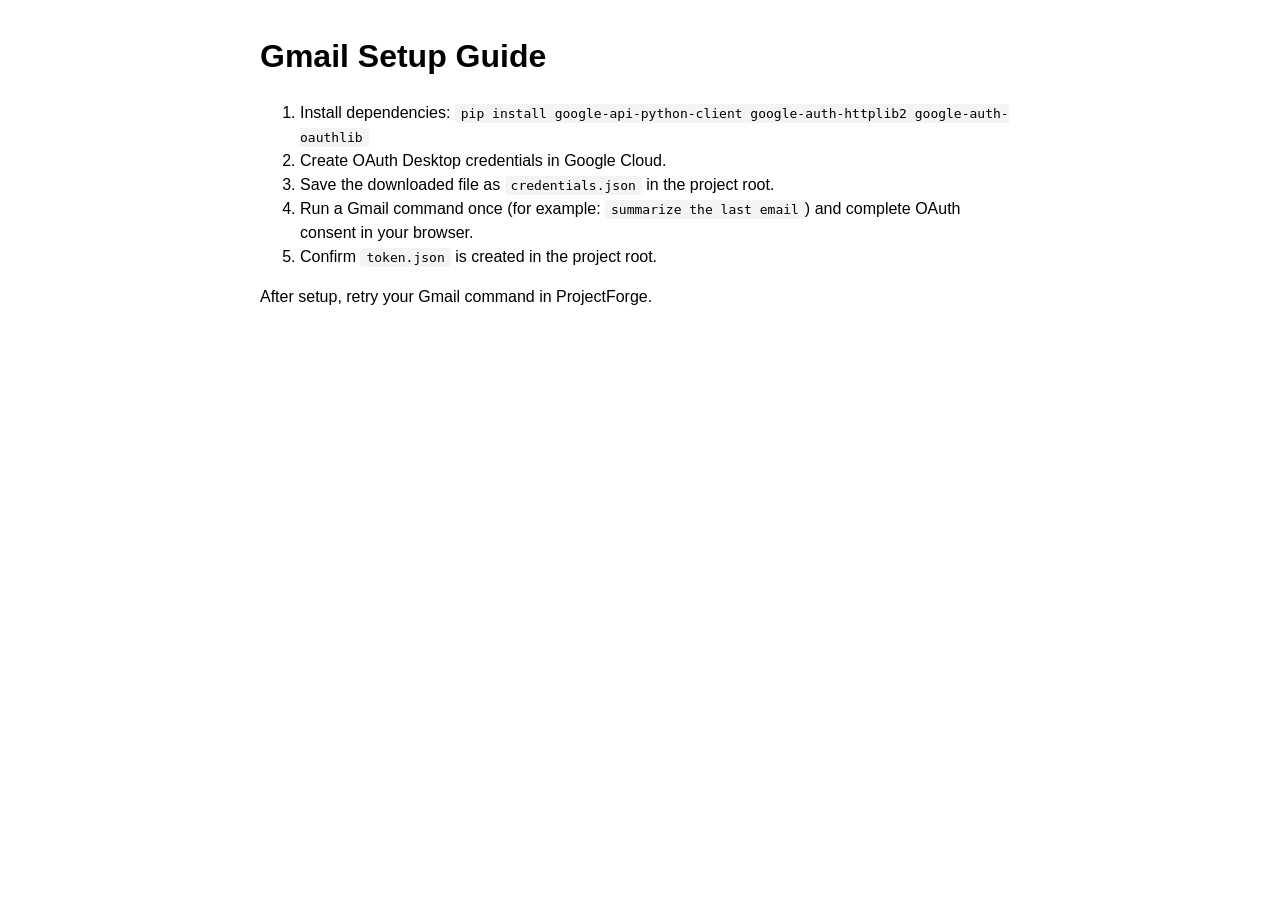
<file: ui/gmail_setup.html>
<!doctype html>
<html lang="en">
<head>
  <meta charset="utf-8" />
  <meta name="viewport" content="width=device-width, initial-scale=1" />
  <title>Gmail Setup</title>
  <style>
    body { font-family: Arial, sans-serif; max-width: 760px; margin: 32px auto; padding: 0 16px; line-height: 1.5; }
    code { background: #f4f4f4; padding: 2px 6px; border-radius: 4px; }
  </style>
</head>
<body>
  <h1>Gmail Setup Guide</h1>
  <ol>
    <li>Install dependencies: <code>pip install google-api-python-client google-auth-httplib2 google-auth-oauthlib</code></li>
    <li>Create OAuth Desktop credentials in Google Cloud.</li>
    <li>Save the downloaded file as <code>credentials.json</code> in the project root.</li>
    <li>Run a Gmail command once (for example: <code>summarize the last email</code>) and complete OAuth consent in your browser.</li>
    <li>Confirm <code>token.json</code> is created in the project root.</li>
  </ol>
  <p>After setup, retry your Gmail command in ProjectForge.</p>
</body>
</html>
</file>
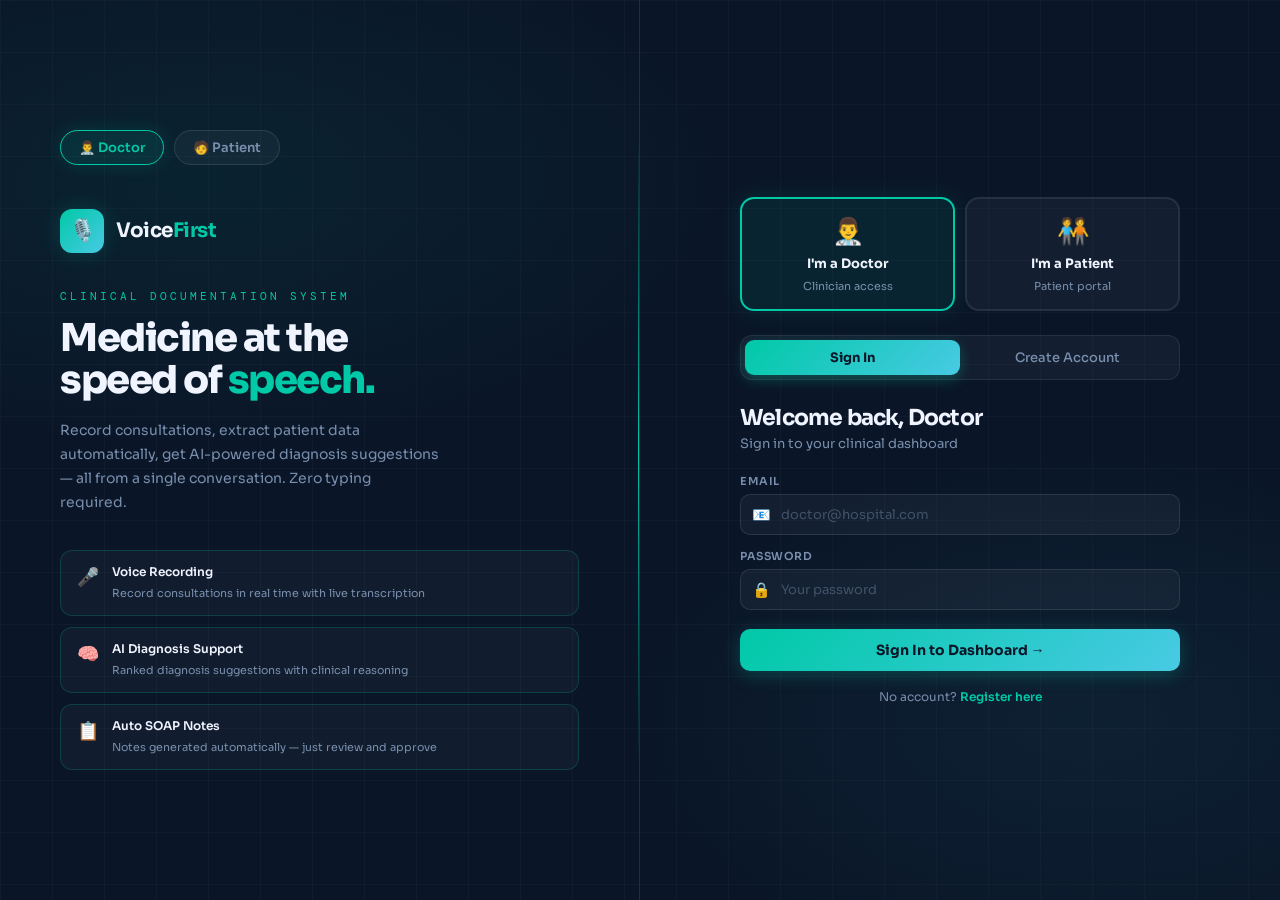
<file: ui/Login.html.html>
<!DOCTYPE html>
<html lang="en">
<head>
  <meta charset="UTF-8"/>
  <meta name="viewport" content="width=device-width, initial-scale=1.0"/>
  <title>VoiceFirst — Login</title>
  <link href="https://fonts.googleapis.com/css2?family=Sora:wght@300;400;500;600;700;800&family=DM+Mono:wght@400;500&display=swap" rel="stylesheet"/>
  <style>
    *, *::before, *::after { box-sizing: border-box; margin: 0; padding: 0; }

    :root {
      --navy:       #0a1628;
      --navy-card:  #0d1f3c;
      --teal:       #00c9a7;
      --sky:        #48cae4;
      --patient:    #7c6af7;
      --patient2:   #a78bfa;
      --white:      #f0f4ff;
      --muted:      #7a8fad;
      --danger:     #ff6b6b;
      --warn:       #ffd166;
      --border-doc: rgba(0,201,167,0.2);
      --border-pat: rgba(124,106,247,0.2);
    }

    html, body { height: 100%; font-family: 'Sora', sans-serif; background: var(--navy); color: var(--white); overflow-x: hidden; }

    .bg {
      position: fixed; inset: 0; z-index: 0;
      background:
        radial-gradient(ellipse 70% 50% at 15% 20%, rgba(0,201,167,0.07) 0%, transparent 60%),
        radial-gradient(ellipse 60% 50% at 85% 80%, rgba(72,202,228,0.06) 0%, transparent 60%),
        var(--navy);
      transition: background 0.6s;
    }
    .bg.pat {
      background:
        radial-gradient(ellipse 70% 50% at 15% 20%, rgba(124,106,247,0.09) 0%, transparent 60%),
        radial-gradient(ellipse 60% 50% at 85% 80%, rgba(167,139,250,0.06) 0%, transparent 60%),
        var(--navy);
    }

    .grid {
      position: fixed; inset: 0; z-index: 0;
      background-image:
        linear-gradient(rgba(255,255,255,0.025) 1px, transparent 1px),
        linear-gradient(90deg, rgba(255,255,255,0.025) 1px, transparent 1px);
      background-size: 52px 52px;
    }

    .page { position: relative; z-index: 1; min-height: 100vh; display: grid; grid-template-columns: 1fr 1fr; }

    /* ── LEFT ── */
    .left {
      display: flex; flex-direction: column; justify-content: center;
      padding: 56px 60px; border-right: 1px solid var(--border-doc);
      position: relative; overflow: hidden; transition: border-color 0.4s;
    }
    .left.pat { border-color: var(--border-pat); }
    .left::after {
      content: ''; position: absolute; right: -1px; top: 15%; bottom: 15%;
      width: 2px; background: linear-gradient(to bottom, transparent, var(--teal), transparent);
      animation: glow 3s ease-in-out infinite; transition: background 0.4s;
    }
    .left.pat::after { background: linear-gradient(to bottom, transparent, var(--patient), transparent); }
    @keyframes glow { 0%,100%{opacity:0.2} 50%{opacity:1} }

    /* role pills */
    .role-pills { display: flex; gap: 10px; margin-bottom: 44px; animation: up 0.5s ease both; }
    .pill {
      display: flex; align-items: center; gap: 7px;
      padding: 8px 18px; border-radius: 99px;
      border: 1px solid rgba(255,255,255,0.1);
      background: rgba(255,255,255,0.04);
      font-size: 13px; font-weight: 600; color: var(--muted);
      cursor: pointer; transition: all 0.3s;
    }
    .pill.doc { border-color: var(--teal); background: rgba(0,201,167,0.1); color: var(--teal); box-shadow: 0 0 18px rgba(0,201,167,0.15); }
    .pill.pat { border-color: var(--patient); background: rgba(124,106,247,0.1); color: var(--patient2); box-shadow: 0 0 18px rgba(124,106,247,0.15); }

    .brand { display: flex; align-items: center; gap: 12px; margin-bottom: 36px; animation: up 0.5s 0.1s ease both; }
    .brand-icon {
      width: 44px; height: 44px; border-radius: 12px;
      background: linear-gradient(135deg, var(--teal), var(--sky));
      display: flex; align-items: center; justify-content: center;
      font-size: 22px; box-shadow: 0 0 22px rgba(0,201,167,0.2);
      transition: all 0.4s;
    }
    .brand-icon.pat { background: linear-gradient(135deg, var(--patient), var(--patient2)); box-shadow: 0 0 22px rgba(124,106,247,0.2); }
    .brand-name { font-size: 20px; font-weight: 700; letter-spacing: -0.5px; }
    .brand-name span { color: var(--teal); transition: color 0.4s; }
    .brand-name span.pat { color: var(--patient2); }

    .htag { font-family: 'DM Mono', monospace; font-size: 11px; color: var(--teal); letter-spacing: 3px; text-transform: uppercase; margin-bottom: 14px; transition: color 0.4s; animation: up 0.5s 0.15s ease both; }
    .htag.pat { color: var(--patient2); }

    .htitle { font-size: clamp(28px, 3vw, 44px); font-weight: 800; line-height: 1.1; letter-spacing: -1.5px; margin-bottom: 18px; animation: up 0.5s 0.2s ease both; }
    .htitle .ad { color: var(--teal); }
    .htitle .ap { color: var(--patient2); display: none; }

    .hdesc { font-size: 14px; color: var(--muted); line-height: 1.7; max-width: 380px; margin-bottom: 36px; animation: up 0.5s 0.25s ease both; }

    .feats { display: flex; flex-direction: column; gap: 11px; animation: up 0.5s 0.3s ease both; }
    .feat {
      display: flex; align-items: flex-start; gap: 13px;
      padding: 13px 16px; border-radius: 12px;
      background: rgba(255,255,255,0.03);
      border: 1px solid var(--border-doc);
      transition: all 0.3s; cursor: default;
    }
    .feat.pat { border-color: var(--border-pat); }
    .feat:hover { transform: translateX(4px); background: rgba(0,201,167,0.05); border-color: rgba(0,201,167,0.3); }
    .feat.pat:hover { background: rgba(124,106,247,0.05); border-color: rgba(124,106,247,0.3); }
    .feat-icon { font-size: 18px; flex-shrink: 0; margin-top: 2px; }
    .feat-text strong { display: block; font-size: 12px; font-weight: 600; color: var(--white); margin-bottom: 2px; }
    .feat-text span { font-size: 11px; color: var(--muted); line-height: 1.5; }

    /* ── RIGHT ── */
    .right { display: flex; align-items: center; justify-content: center; padding: 40px 52px; }
    .card { width: 100%; max-width: 440px; animation: up 0.6s 0.2s ease both; }

    /* role cards */
    .role-cards { display: grid; grid-template-columns: 1fr 1fr; gap: 10px; margin-bottom: 24px; }
    .rcard {
      display: flex; flex-direction: column; align-items: center; gap: 7px;
      padding: 16px 10px; border-radius: 14px;
      background: rgba(255,255,255,0.04);
      border: 2px solid rgba(255,255,255,0.08);
      cursor: pointer; transition: all 0.3s; text-align: center;
    }
    .rcard:hover { background: rgba(255,255,255,0.07); }
    .rcard.doc { background: rgba(0,201,167,0.08); border-color: var(--teal); box-shadow: 0 0 22px rgba(0,201,167,0.12); }
    .rcard.pat { background: rgba(124,106,247,0.08); border-color: var(--patient); box-shadow: 0 0 22px rgba(124,106,247,0.12); }
    .rcard-icon { font-size: 26px; }
    .rcard-label { font-size: 13px; font-weight: 700; }
    .rcard-sub { font-size: 11px; color: var(--muted); }

    /* tabs */
    .tabs { display: flex; background: rgba(255,255,255,0.04); border: 1px solid rgba(255,255,255,0.08); border-radius: 12px; padding: 4px; margin-bottom: 24px; }
    .tab { flex: 1; padding: 9px; border: none; background: transparent; color: var(--muted); font-family: 'Sora', sans-serif; font-size: 13px; font-weight: 500; border-radius: 9px; cursor: pointer; transition: all 0.3s; }
    .tab.doc { background: linear-gradient(135deg, var(--teal), var(--sky)); color: var(--navy); font-weight: 700; box-shadow: 0 4px 14px rgba(0,201,167,0.3); }
    .tab.pat { background: linear-gradient(135deg, var(--patient), var(--patient2)); color: var(--white); font-weight: 700; box-shadow: 0 4px 14px rgba(124,106,247,0.3); }

    /* forms */
    .fs { display: none; }
    .fs.on { display: block; animation: up 0.35s ease both; }

    .ftitle { font-size: 22px; font-weight: 700; letter-spacing: -0.8px; margin-bottom: 4px; }
    .fsub { font-size: 13px; color: var(--muted); margin-bottom: 22px; }

    /* badge */
    .badge {
      display: flex; align-items: center; gap: 8px;
      padding: 9px 13px; border-radius: 9px; font-size: 12px;
      background: rgba(124,106,247,0.08); border: 1px solid rgba(124,106,247,0.2);
      color: var(--patient2); margin-bottom: 18px;
    }

    /* fields */
    .f { margin-bottom: 14px; }
    .f label { display: block; font-size: 11px; font-weight: 600; color: var(--muted); letter-spacing: 0.5px; text-transform: uppercase; margin-bottom: 6px; }
    .iw { position: relative; }
    .iw .ic { position: absolute; left: 12px; top: 50%; transform: translateY(-50%); font-size: 15px; color: var(--muted); pointer-events: none; }
    .iw input, .f select {
      width: 100%; padding: 11px 13px 11px 40px;
      background: rgba(255,255,255,0.04); border: 1px solid rgba(255,255,255,0.1);
      border-radius: 10px; color: var(--white); font-family: 'Sora', sans-serif; font-size: 13px;
      outline: none; transition: all 0.3s;
    }
    .f select { padding-left: 13px; }
    .iw input::placeholder { color: rgba(122,143,173,0.45); }
    .iw input:focus { border-color: var(--teal); background: rgba(0,201,167,0.05); box-shadow: 0 0 0 3px rgba(0,201,167,0.07); }
    .pat-form .iw input:focus { border-color: var(--patient); background: rgba(124,106,247,0.05); box-shadow: 0 0 0 3px rgba(124,106,247,0.07); }
    .f select:focus { border-color: var(--teal); }
    .f select option { background: var(--navy-card); }
    .frow { display: grid; grid-template-columns: 1fr 1fr; gap: 10px; }

    /* buttons */
    .btn {
      width: 100%; padding: 12px; border: none; border-radius: 10px;
      font-family: 'Sora', sans-serif; font-size: 14px; font-weight: 700;
      cursor: pointer; transition: all 0.3s; margin-top: 5px;
      background: linear-gradient(135deg, var(--teal), var(--sky));
      color: var(--navy); box-shadow: 0 4px 18px rgba(0,201,167,0.25);
    }
    .btn.p { background: linear-gradient(135deg, var(--patient), var(--patient2)); color: var(--white); box-shadow: 0 4px 18px rgba(124,106,247,0.25); }
    .btn:hover { transform: translateY(-2px); filter: brightness(1.05); }
    .btn:disabled { opacity: 0.6; cursor: not-allowed; transform: none; filter: none; }
    .btn-back { background: rgba(255,255,255,0.07); color: var(--white); box-shadow: none; flex: 0.4; }
    .btn-back:hover { background: rgba(255,255,255,0.12); transform: none; filter: none; }
    .brow { display: flex; gap: 10px; margin-top: 5px; }
    .brow .btn:last-child { flex: 1; }

    /* strength */
    .sbar { display: flex; gap: 4px; margin-top: 6px; }
    .ss { flex: 1; height: 3px; background: rgba(255,255,255,0.1); border-radius: 99px; transition: background 0.3s; }
    .ss.w { background: var(--danger); }
    .ss.m { background: var(--warn); }
    .ss.s { background: var(--teal); }
    .slabel { font-size: 11px; color: var(--muted); margin-top: 4px; }

    /* steps */
    .steps { display: flex; align-items: center; gap: 7px; margin-bottom: 22px; }
    .stp { display: flex; align-items: center; gap: 5px; font-size: 11px; color: var(--muted); }
    .stn { width: 20px; height: 20px; border-radius: 50%; background: rgba(255,255,255,0.06); border: 1px solid rgba(255,255,255,0.1); display: flex; align-items: center; justify-content: center; font-size: 10px; font-weight: 600; }
    .stp.ad .stn { background: var(--teal); border-color: var(--teal); color: var(--navy); }
    .stp.ap .stn { background: var(--patient); border-color: var(--patient); color: var(--white); }
    .stp.dn .stn { background: rgba(0,201,167,0.15); border-color: var(--teal); color: var(--teal); }
    .stl { flex: 1; height: 1px; background: rgba(255,255,255,0.08); }

    /* alert */
    .alert { padding: 11px 14px; border-radius: 10px; font-size: 12px; margin-bottom: 14px; display: none; align-items: center; gap: 9px; }
    .alert.err { background: rgba(255,107,107,0.1); border: 1px solid rgba(255,107,107,0.25); color: var(--danger); display: flex; }
    .alert.ok  { background: rgba(0,201,167,0.1);  border: 1px solid rgba(0,201,167,0.25);  color: var(--teal);   display: flex; }

    /* footer */
    .ffoot { margin-top: 18px; text-align: center; font-size: 12px; color: var(--muted); }
    .ffoot a { color: var(--teal); text-decoration: none; font-weight: 600; cursor: pointer; }
    .ffoot a.p { color: var(--patient2); }

    @keyframes up { from{opacity:0;transform:translateY(14px)} to{opacity:1;transform:translateY(0)} }

    @media(max-width:900px) {
      .page { grid-template-columns: 1fr; }
      .left { display: none; }
      .right { padding: 32px 20px; }
    }
  </style>
</head>
<body>

<div class="bg" id="bg"></div>
<div class="grid"></div>

<div class="page">

  <!-- ══════════════ LEFT PANEL ══════════════ -->
  <div class="left" id="LP">

    <div class="role-pills">
      <div class="pill doc" id="pill-d" onclick="setRole('doctor')">👨‍⚕️ Doctor</div>
      <div class="pill"     id="pill-p" onclick="setRole('patient')">🧑 Patient</div>
    </div>

    <div class="brand">
      <div class="brand-icon" id="BI">🎙️</div>
      <div class="brand-name">Voice<span id="BA">First</span></div>
    </div>

    <div class="htag" id="HT">Clinical Documentation System</div>

    <h1 class="htitle">
      Medicine at the<br/>speed of
      <span class="ad" id="AD">speech.</span>
      <span class="ap" id="AP">your voice.</span>
    </h1>

    <p class="hdesc" id="HD">
      Record consultations, extract patient data automatically,
      get AI-powered diagnosis suggestions — all from a single conversation.
      Zero typing required.
    </p>

    <div class="feats" id="FL"></div>
  </div>

  <!-- ══════════════ RIGHT PANEL ══════════════ -->
  <div class="right">
    <div class="card">

      <!-- ROLE CARDS -->
      <div class="role-cards">
        <div class="rcard doc" id="RC-d" onclick="setRole('doctor')">
          <div class="rcard-icon">👨‍⚕️</div>
          <div class="rcard-label">I'm a Doctor</div>
          <div class="rcard-sub">Clinician access</div>
        </div>
        <div class="rcard" id="RC-p" onclick="setRole('patient')">
          <div class="rcard-icon">🧑‍🤝‍🧑</div>
          <div class="rcard-label">I'm a Patient</div>
          <div class="rcard-sub">Patient portal</div>
        </div>
      </div>

      <!-- TABS -->
      <div class="tabs">
        <button class="tab doc" id="T-li" onclick="switchTab('login')">Sign In</button>
        <button class="tab"     id="T-su" onclick="switchTab('signup')">Create Account</button>
      </div>

      <!-- ALERT -->
      <div class="alert" id="AL">
        <span id="AI">⚠️</span><span id="AM"></span>
      </div>

      <!-- ══ DOCTOR LOGIN ══ -->
      <div class="fs on" id="F-dl">
        <h2 class="ftitle">Welcome back, Doctor</h2>
        <p class="fsub">Sign in to your clinical dashboard</p>
        <div class="f"><label>Email</label>
          <div class="iw"><span class="ic">📧</span><input type="email" id="dl-e" placeholder="doctor@hospital.com"/></div>
        </div>
        <div class="f"><label>Password</label>
          <div class="iw"><span class="ic">🔒</span><input type="password" id="dl-p" placeholder="Your password"/></div>
        </div>
        <button class="btn" id="dl-btn" onclick="docLogin()">Sign In to Dashboard →</button>
        <div class="ffoot">No account? <a onclick="switchTab('signup')">Register here</a></div>
      </div>

      <!-- ══ PATIENT LOGIN ══ -->
      <div class="fs" id="F-pl">
        <div class="badge">🧑 Patient Portal Access</div>
        <h2 class="ftitle">Welcome back</h2>
        <p class="fsub">Sign in to your patient account</p>
        <div class="f pat-form"><label>Email</label>
          <div class="iw"><span class="ic">📧</span><input type="email" id="pl-e" placeholder="yourname@email.com"/></div>
        </div>
        <div class="f pat-form"><label>Password</label>
          <div class="iw"><span class="ic">🔒</span><input type="password" id="pl-p" placeholder="Your password"/></div>
        </div>
        <button class="btn p" id="pl-btn" onclick="patLogin()">Sign In to Patient Portal →</button>
        <div class="ffoot">No account? <a class="p" onclick="switchTab('signup')">Register here</a></div>
      </div>

      <!-- ══ DOCTOR SIGNUP ══ -->
      <div class="fs" id="F-ds">
        <div class="steps">
          <div class="stp ad" id="dsi1"><div class="stn">1</div><span>Account</span></div>
          <div class="stl"></div>
          <div class="stp" id="dsi2"><div class="stn">2</div><span>Profile</span></div>
          <div class="stl"></div>
          <div class="stp" id="dsi3"><div class="stn">3</div><span>Done</span></div>
        </div>

        <!-- STEP 1 -->
        <div id="ds1">
          <h2 class="ftitle">Create doctor account</h2>
          <p class="fsub">Step 1 of 2 — Login details</p>
          <div class="f"><label>Full Name</label>
            <div class="iw"><span class="ic">👤</span><input type="text" id="ds-n" placeholder="Dr. John Smith"/></div>
          </div>
          <div class="f"><label>Email</label>
            <div class="iw"><span class="ic">📧</span><input type="email" id="ds-e" placeholder="doctor@hospital.com"/></div>
          </div>
          <div class="f"><label>Password</label>
            <div class="iw"><span class="ic">🔒</span>
              <input type="password" id="ds-pw" placeholder="Min. 8 characters" oninput="strength(this.value,'ds')"/>
            </div>
            <div class="sbar"><div class="ss" id="ds-s1"></div><div class="ss" id="ds-s2"></div><div class="ss" id="ds-s3"></div><div class="ss" id="ds-s4"></div></div>
            <div class="slabel" id="ds-sl"></div>
          </div>
          <div class="f"><label>Confirm Password</label>
            <div class="iw"><span class="ic">🔒</span><input type="password" id="ds-cf" placeholder="Repeat password"/></div>
          </div>
          <button class="btn" onclick="dsNext()">Continue →</button>
        </div>

        <!-- STEP 2 -->
        <div id="ds2" style="display:none">
          <h2 class="ftitle">Professional details</h2>
          <p class="fsub">Step 2 of 2 — Your practice info</p>
          <div class="f"><label>Medical License No.</label>
            <div class="iw"><span class="ic">🪪</span><input type="text" id="ds-lic" placeholder="LIC123456"/></div>
          </div>
          <div class="f"><label>Specialization</label>
            <select id="ds-sp">
              <option value="" disabled selected>Select specialization</option>
              <option>General Practitioner</option><option>Internal Medicine</option>
              <option>Paediatrics</option><option>Cardiology</option>
              <option>Neurology</option><option>Orthopaedics</option>
              <option>Gynaecology</option><option>Emergency Medicine</option>
              <option>Psychiatry</option><option>Surgery</option><option>Other</option>
            </select>
          </div>
          <div class="f"><label>Hospital / Clinic</label>
            <div class="iw"><span class="ic">🏥</span><input type="text" id="ds-h" placeholder="Gaborone Private Hospital"/></div>
          </div>
          <div class="f"><label>Phone Number</label>
            <div class="iw"><span class="ic">📞</span><input type="tel" id="ds-ph" placeholder="0712 345 678"/></div>
          </div>
          <div class="brow">
            <button class="btn btn-back" onclick="dsPrev()">← Back</button>
            <button class="btn" id="ds-btn" onclick="docSignup()">Create Account</button>
          </div>
        </div>
        <div class="ffoot">Have an account? <a onclick="switchTab('login')">Sign in</a></div>
      </div>

      <!-- ══ PATIENT SIGNUP ══ -->
      <div class="fs" id="F-ps">
        <div class="steps">
          <div class="stp ap" id="psi1"><div class="stn">1</div><span>Account</span></div>
          <div class="stl"></div>
          <div class="stp" id="psi2"><div class="stn">2</div><span>Details</span></div>
          <div class="stl"></div>
          <div class="stp" id="psi3"><div class="stn">3</div><span>Done</span></div>
        </div>

        <!-- STEP 1 -->
        <div id="ps1">
          <div class="badge">🧑 Creating a Patient Account</div>
          <h2 class="ftitle">Create your account</h2>
          <p class="fsub">Step 1 of 2 — Login details</p>
          <div class="f pat-form"><label>Full Name</label>
            <div class="iw"><span class="ic">👤</span><input type="text" id="ps-n" placeholder="John Doe"/></div>
          </div>
          <div class="f pat-form"><label>Email</label>
            <div class="iw"><span class="ic">📧</span><input type="email" id="ps-e" placeholder="yourname@email.com"/></div>
          </div>
          <div class="f pat-form"><label>Password</label>
            <div class="iw"><span class="ic">🔒</span>
              <input type="password" id="ps-pw" placeholder="Min. 8 characters" oninput="strength(this.value,'ps')"/>
            </div>
            <div class="sbar"><div class="ss" id="ps-s1"></div><div class="ss" id="ps-s2"></div><div class="ss" id="ps-s3"></div><div class="ss" id="ps-s4"></div></div>
            <div class="slabel" id="ps-sl"></div>
          </div>
          <div class="f pat-form"><label>Confirm Password</label>
            <div class="iw"><span class="ic">🔒</span><input type="password" id="ps-cf" placeholder="Repeat password"/></div>
          </div>
          <button class="btn p" onclick="psNext()">Continue →</button>
        </div>

        <!-- STEP 2 -->
        <div id="ps2" style="display:none">
          <h2 class="ftitle">Your personal details</h2>
          <p class="fsub">Step 2 of 2 — Tell us about yourself</p>
          <div class="frow">
            <div class="f"><label>Date of Birth</label>
              <div class="iw"><span class="ic">🎂</span><input type="date" id="ps-dob"/></div>
            </div>
            <div class="f"><label>Gender</label>
              <select id="ps-g"><option value="" disabled selected>Select</option>
                <option>Male</option><option>Female</option><option>Other</option>
              </select>
            </div>
          </div>
          <div class="f pat-form"><label>Phone Number</label>
            <div class="iw"><span class="ic">📞</span><input type="tel" id="ps-ph" placeholder="0712 345 678"/></div>
          </div>
          <div class="f pat-form"><label>National ID</label>
            <div class="iw"><span class="ic">🪪</span><input type="text" id="ps-id" placeholder="123456789"/></div>
          </div>
          <div class="f pat-form"><label>Your Doctor (optional)</label>
            <div class="iw"><span class="ic">👨‍⚕️</span><input type="text" id="ps-dr" placeholder="Dr. Smith"/></div>
          </div>
          <div class="brow">
            <button class="btn btn-back" onclick="psPrev()">← Back</button>
            <button class="btn p" id="ps-btn" onclick="patSignup()">Create Account</button>
          </div>
        </div>
        <div class="ffoot">Have an account? <a class="p" onclick="switchTab('login')">Sign in</a></div>
      </div>

    </div>
  </div>
</div>

<script>
  let role = 'doctor', tab = 'login'

  const docFeats = [
    { i:'🎤', t:'Voice Recording', d:'Record consultations in real time with live transcription' },
    { i:'🧠', t:'AI Diagnosis Support', d:'Ranked diagnosis suggestions with clinical reasoning' },
    { i:'📋', t:'Auto SOAP Notes', d:'Notes generated automatically — just review and approve' },
  ]
  const patFeats = [
    { i:'✍️', t:'Describe Your Symptoms', d:'Type how you feel before your appointment' },
    { i:'🎤', t:'Record a Voice Note', d:'Record yourself and send it directly to your doctor' },
    { i:'📄', t:'Upload Documents', d:'Send prescriptions and test results securely' },
  ]

  function setRole(r) {
    role = r
    const isDoc = r === 'doctor'

    document.getElementById('bg').className   = isDoc ? 'bg' : 'bg pat'
    document.getElementById('LP').className   = isDoc ? 'left' : 'left pat'
    document.getElementById('BI').className   = isDoc ? 'brand-icon' : 'brand-icon pat'
    document.getElementById('BA').className   = isDoc ? '' : 'pat'
    document.getElementById('HT').className   = isDoc ? 'htag' : 'htag pat'
    document.getElementById('HT').textContent = isDoc ? 'Clinical Documentation System' : 'Patient Portal'
    document.getElementById('AD').style.display = isDoc ? 'inline' : 'none'
    document.getElementById('AP').style.display = !isDoc ? 'inline' : 'none'
    document.getElementById('HD').textContent = isDoc
      ? 'Record consultations, extract patient data automatically, get AI-powered diagnosis suggestions — all from a single conversation. Zero typing required.'
      : 'Submit your symptoms, record a voice note, and upload documents — all before stepping into the clinic. Your doctor will be fully prepared.'

    document.getElementById('FL').innerHTML = (isDoc ? docFeats : patFeats).map(f =>
      `<div class="feat ${isDoc?'':'pat'}"><div class="feat-icon">${f.i}</div><div class="feat-text"><strong>${f.t}</strong><span>${f.d}</span></div></div>`
    ).join('')

    document.getElementById('pill-d').className = isDoc ? 'pill doc' : 'pill'
    document.getElementById('pill-p').className = !isDoc ? 'pill pat' : 'pill'
    document.getElementById('RC-d').className   = isDoc ? 'rcard doc' : 'rcard'
    document.getElementById('RC-p').className   = !isDoc ? 'rcard pat' : 'rcard'

    updateTabs(); showForm(); hideAlert()
  }

  function switchTab(t) { tab = t; updateTabs(); showForm(); hideAlert() }

  function updateTabs() {
    const ac = role === 'doctor' ? 'doc' : 'pat'
    document.getElementById('T-li').className = tab === 'login'  ? `tab ${ac}` : 'tab'
    document.getElementById('T-su').className = tab === 'signup' ? `tab ${ac}` : 'tab'
  }

  function showForm() {
    ['F-dl','F-pl','F-ds','F-ps'].forEach(id => document.getElementById(id).className = 'fs')
    const key = role === 'doctor'
      ? (tab === 'login' ? 'F-dl' : 'F-ds')
      : (tab === 'login' ? 'F-pl' : 'F-ps')
    document.getElementById(key).className = 'fs on'
  }

  // ── PASSWORD STRENGTH ─────────────────────────
  function strength(val, pfx) {
    ;[1,2,3,4].forEach(i => document.getElementById(`${pfx}-s${i}`).className = 'ss')
    const lbl = document.getElementById(`${pfx}-sl`)
    if (!val) { lbl.textContent = ''; return }
    let sc = 0
    if (val.length >= 8)  sc++
    if (val.length >= 12) sc++
    if (/[A-Z]/.test(val) && /[0-9]/.test(val)) sc++
    if (/[^A-Za-z0-9]/.test(val)) sc++
    const cls = ['w','w','m','s']
    const lbs = ['Too short','Weak','Medium','Strong 💪']
    const cls2 = ['#ff6b6b','#ff6b6b','#ffd166','var(--teal)']
    for (let i = 0; i < sc; i++) document.getElementById(`${pfx}-s${i+1}`).classList.add(cls[sc-1])
    lbl.textContent = lbs[sc-1] || ''
    lbl.style.color = cls2[sc-1] || ''
  }

  // ── HELPERS ───────────────────────────────────
  const vEmail = e => /^[^\s@]+@[^\s@]+\.[^\s@]+$/.test(e)

  function showAlert(msg, type) {
    const el = document.getElementById('AL')
    el.className = `alert ${type === 'error' ? 'err' : 'ok'}`
    document.getElementById('AI').textContent = type === 'error' ? '⚠️' : '✅'
    document.getElementById('AM').textContent = msg
  }
  function hideAlert() { document.getElementById('AL').className = 'alert' }

  // ── DOCTOR SIGNUP STEPS ───────────────────────
  function dsNext() {
    const n=v('ds-n'), e=v('ds-e'), p=v('ds-pw'), c=v('ds-cf')
    if (!n)          return showAlert('Enter your full name','error')
    if (!vEmail(e))  return showAlert('Enter a valid email','error')
    if (p.length<8)  return showAlert('Password needs 8+ characters','error')
    if (p!==c)       return showAlert('Passwords do not match','error')
    hideAlert()
    show('ds2'); hide('ds1')
    mark('dsi1','dn'); mark('dsi2','ad')
  }
  function dsPrev() { hideAlert(); show('ds1'); hide('ds2'); mark('dsi1','ad'); mark('dsi2','') }

  // ── PATIENT SIGNUP STEPS ──────────────────────
  function psNext() {
    const n=v('ps-n'), e=v('ps-e'), p=v('ps-pw'), c=v('ps-cf')
    if (!n)          return showAlert('Enter your full name','error')
    if (!vEmail(e))  return showAlert('Enter a valid email','error')
    if (p.length<8)  return showAlert('Password needs 8+ characters','error')
    if (p!==c)       return showAlert('Passwords do not match','error')
    hideAlert()
    show('ps2'); hide('ps1')
    mark('psi1','dn'); mark('psi2','ap')
  }
  function psPrev() { hideAlert(); show('ps1'); hide('ps2'); mark('psi1','ap'); mark('psi2','') }

  // ── DOM HELPERS ───────────────────────────────
  const v    = id => document.getElementById(id).value.trim()
  const show = id => document.getElementById(id).style.display = 'block'
  const hide = id => document.getElementById(id).style.display = 'none'
  function mark(id, cls) {
    const el = document.getElementById(id)
    const base = 'stp'
    el.className = cls ? `${base} ${cls}` : base
    const num = el.querySelector('.stn')
    if (cls === 'dn') num.textContent = '✓'
    else if (cls === 'ad') num.textContent = id.includes('1') ? '1' : id.includes('2') ? '2' : '3'
    else if (cls === 'ap') num.textContent = id.includes('1') ? '1' : id.includes('2') ? '2' : '3'
    else num.textContent = id.includes('1') ? '1' : id.includes('2') ? '2' : '3'
  }

  // ── API CALLS ─────────────────────────────────
  async function apiCall(url, body) {
    const res = await fetch(`http://localhost:5000${url}`, {
      method: 'POST', headers: {'Content-Type':'application/json'},
      body: JSON.stringify(body)
    })
    return { ok: res.ok, data: await res.json() }
  }

  // ── DOCTOR LOGIN ──────────────────────────────
  async function docLogin() {
    const email=v('dl-e'), pass=document.getElementById('dl-p').value
    const btn = document.getElementById('dl-btn')
    if (!email) return showAlert('Enter your email','error')
    if (!pass)  return showAlert('Enter your password','error')
    btn.textContent = 'Signing in...'; btn.disabled = true; hideAlert()
    try {
      const {ok,data} = await apiCall('/api/auth/login', {email, password:pass, role:'doctor'})
      if (!ok) { showAlert(data.error || 'Wrong email or password','error') }
      else {
        localStorage.setItem('token', data.token)
        localStorage.setItem('doctor', JSON.stringify(data.doctor))
        localStorage.setItem('role', 'doctor')
        showAlert('Login successful! Redirecting...','success')
        setTimeout(()=> window.location.href='dashboard.html', 1200)
      }
    } catch {
      showAlert('Demo: Redirecting to dashboard...','success')
      setTimeout(()=> window.location.href='dashboard.html', 1200)
    }
    btn.textContent = 'Sign In to Dashboard →'; btn.disabled = false
  }

  // ── PATIENT LOGIN ─────────────────────────────
  async function patLogin() {
    const email=v('pl-e'), pass=document.getElementById('pl-p').value
    const btn = document.getElementById('pl-btn')
    if (!email) return showAlert('Enter your email','error')
    if (!pass)  return showAlert('Enter your password','error')
    btn.textContent = 'Signing in...'; btn.disabled = true; hideAlert()
    try {
      const {ok,data} = await apiCall('/api/auth/login', {email, password:pass, role:'patient'})
      if (!ok) { showAlert(data.error || 'Wrong email or password','error') }
      else {
        localStorage.setItem('token', data.token)
        localStorage.setItem('patient', JSON.stringify(data.patient))
        localStorage.setItem('role', 'patient')
        showAlert('Login successful! Opening patient portal...','success')
        setTimeout(()=> window.location.href='patient-portal.html', 1200)
      }
    } catch {
      showAlert('Demo: Opening patient portal...','success')
      setTimeout(()=> window.location.href='patient-portal.html', 1200)
    }
    btn.textContent = 'Sign In to Patient Portal →'; btn.disabled = false
  }

  // ── DOCTOR SIGNUP ──────────────────────────────
  async function docSignup() {
    const lic=v('ds-lic'), sp=v('ds-sp'), h=v('ds-h'), ph=v('ds-ph')
    const btn = document.getElementById('ds-btn')
    if (!lic) return showAlert('Enter your license number','error')
    if (!sp)  return showAlert('Select your specialization','error')
    if (!h)   return showAlert('Enter your hospital name','error')
    if (!ph)  return showAlert('Enter your phone number','error')
    btn.textContent = 'Creating account...'; btn.disabled = true; hideAlert()
    const payload = { full_name:v('ds-n'), email:v('ds-e'), password:document.getElementById('ds-pw').value, license_no:lic, specialization:sp, hospital_name:h, phone:ph, role:'doctor' }
    try {
      const {ok,data} = await apiCall('/api/auth/signup', payload)
      if (!ok) { showAlert(data.error || 'Sign up failed','error') }
      else {
        localStorage.setItem('token', data.token)
        localStorage.setItem('doctor', JSON.stringify(data.doctor))
        localStorage.setItem('role', 'doctor')
        mark('dsi2','dn'); mark('dsi3','ad')
        showAlert('Account created! Taking you to dashboard...','success')
        setTimeout(()=> window.location.href='dashboard.html', 1200)
      }
    } catch {
      showAlert('Demo: Taking you to dashboard...','success')
      setTimeout(()=> window.location.href='dashboard.html', 1200)
    }
    btn.textContent = 'Create Account'; btn.disabled = false
  }

  // ── PATIENT SIGNUP ─────────────────────────────
  async function patSignup() {
    const ph=v('ps-ph'), dob=v('ps-dob'), g=v('ps-g')
    const btn = document.getElementById('ps-btn')
    if (!ph)  return showAlert('Enter your phone number','error')
    if (!dob) return showAlert('Enter your date of birth','error')
    if (!g)   return showAlert('Select your gender','error')
    btn.textContent = 'Creating account...'; btn.disabled = true; hideAlert()
    const payload = { full_name:v('ps-n'), email:v('ps-e'), password:document.getElementById('ps-pw').value, phone:ph, dob, gender:g, national_id:v('ps-id'), doctor_name:v('ps-dr'), role:'patient' }
    try {
      const {ok,data} = await apiCall('/api/auth/signup', payload)
      if (!ok) { showAlert(data.error || 'Sign up failed','error') }
      else {
        localStorage.setItem('token', data.token)
        localStorage.setItem('patient', JSON.stringify(data.patient))
        localStorage.setItem('role', 'patient')
        mark('psi2','dn'); mark('psi3','ap')
        showAlert('Account created! Opening patient portal...','success')
        setTimeout(()=> window.location.href='patient-portal.html', 1200)
      }
    } catch {
      showAlert('Demo: Opening patient portal...','success')
      setTimeout(()=> window.location.href='patient-portal.html', 1200)
    }
    btn.textContent = 'Create Account'; btn.disabled = false
  }

  // ── INIT ──────────────────────────────────────
  setRole('doctor')
</script>
</body>
</html>
</file>
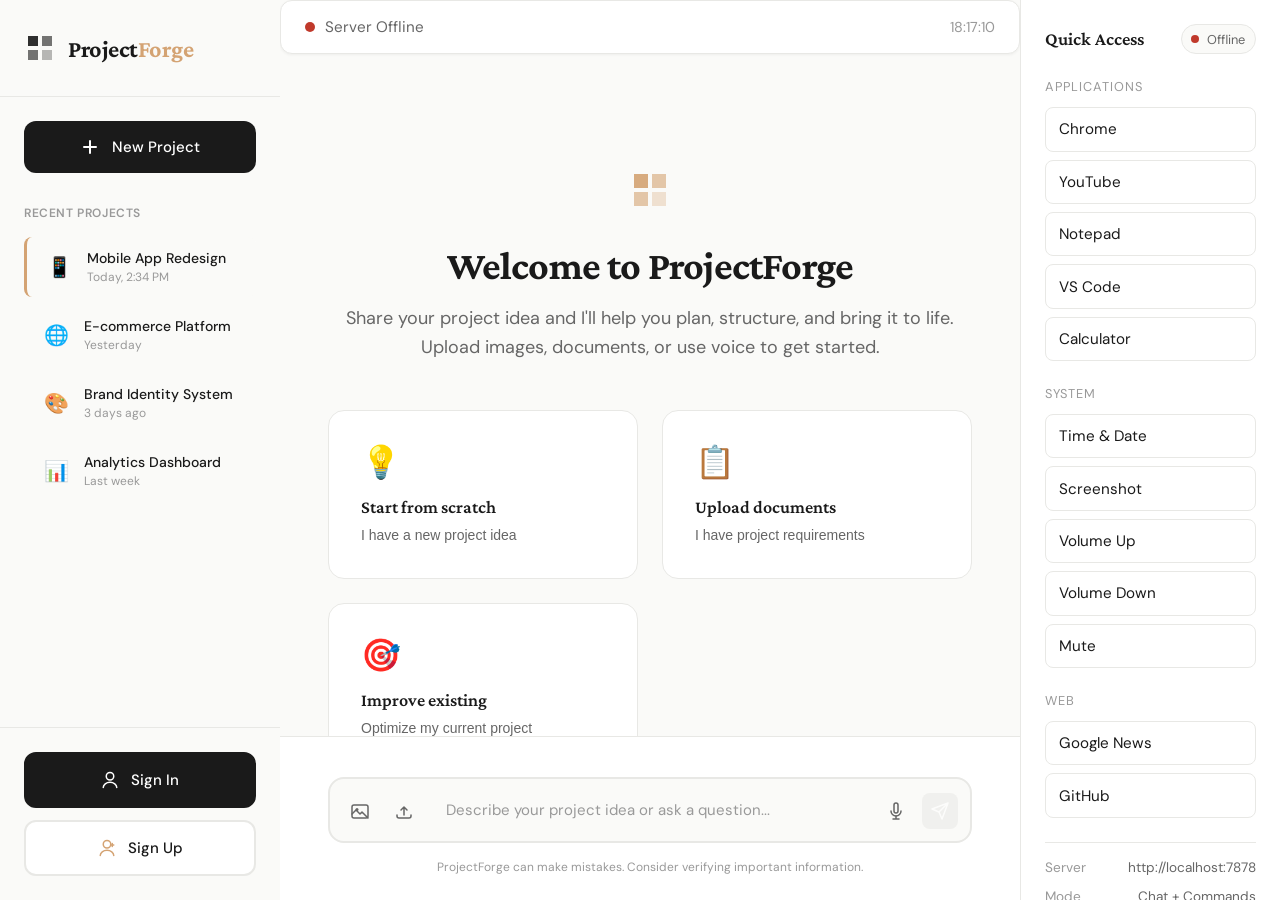
<file: ui/ui.html>
<!DOCTYPE html>
<html lang="en">
<head>
    <meta charset="UTF-8">
    <meta name="viewport" content="width=device-width, initial-scale=1.0">
    <title>Project Forge - AI Project Manager</title>
    <style>
:root {
    /* Color Palette - Refined Editorial */
    --color-primary: #1a1a1a;
    --color-secondary: #2d2d2d;
    --color-accent: #d4a373;
    --color-accent-hover: #c99966;
    --color-background: #fafaf8;
    --color-surface: #ffffff;
    --color-border: #e8e8e5;
    --color-text-primary: #1a1a1a;
    --color-text-secondary: #666666;
    --color-text-tertiary: #999999;
    --color-success: #4a7c59;
    --color-ai-gradient: linear-gradient(135deg, #2d2d2d 0%, #1a1a1a 100%);
    
    /* Spacing */
    --spacing-xs: 0.5rem;
    --spacing-sm: 0.75rem;
    --spacing-md: 1rem;
    --spacing-lg: 1.5rem;
    --spacing-xl: 2rem;
    --spacing-2xl: 3rem;
    
    /* Typography */
    --font-display: 'Crimson Pro', serif;
    --font-body: 'DM Sans', sans-serif;
    
    /* Borders */
    --border-radius-sm: 8px;
    --border-radius-md: 12px;
    --border-radius-lg: 16px;
    
    /* Shadows */
    --shadow-sm: 0 1px 3px rgba(0, 0, 0, 0.05);
    --shadow-md: 0 4px 12px rgba(0, 0, 0, 0.08);
    --shadow-lg: 0 8px 24px rgba(0, 0, 0, 0.12);
}

* {
    margin: 0;
    padding: 0;
    box-sizing: border-box;
}

body {
    font-family: var(--font-body);
    background: var(--color-background);
    color: var(--color-text-primary);
    overflow: hidden;
    -webkit-font-smoothing: antialiased;
    -moz-osx-font-smoothing: grayscale;
}

.app-container {
    display: flex;
    height: 100vh;
    overflow: hidden;
}

/* ===== SIDEBAR ===== */
.sidebar {
    width: 280px;
    bafunction updateClockText(){
    const n = new Date();
    const t = n.toTimeString().slice(0,8);
    const el = document.getElementById('clockText');
    if(el) el.textContent = t;
}
setInterval(updateClockText, 1000);
updateClockText();


// DOM Elements
const messageInput = document.getElementById('messageInput');
const sendBtn = document.getElementById('sendBtn');
const messagesArea = document.getElementById('messagesArea');
const voiceBtn = document.getElementById('voiceBtn');
const imageUploadBtn = document.getElementById('imageUploadBtn');
const imageInput = document.getElementById('imageInput');
const fileUploadBtn = document.getElementById('fileUploadBtn');
const fileInput = document.getElementById('fileInput');
const attachmentsPreview = document.getElementById('attachmentsPreview');
const newProjectBtn = document.querySelector('.new-project-btn');
const quickActionCards = document.querySelectorAll('.quick-action-card');

// State
let isRecording = false;
let mediaRecorder = null;
let audioChunks = [];
let attachedFiles = [];

// ===== Backend (Jarvis server) =====
const SERVER = 'http://localhost:7878';
const statusText = document.getElementById('statusText');
const connectionDot = document.getElementById('connectionDot');
const connDot = document.getElementById('connDot');
const connText = document.getElementById('connText');

async function checkServer(){
    try{
        const r = await fetch(SERVER + '/ping', { signal: AbortSignal.timeout(2000) });
        const d = await r.json();
        if(d && d.status === 'online'){
            setConnected(true);
            return true;
        }
        setConnected(false);
        return false;
    }catch(e){
        setConnected(false);
        return false;
    }
}

function setConnected(isOnline){
    if(isOnline){
        statusText.textContent = 'Server Connected';
        connectionDot.classList.remove('offline'); connectionDot.classList.add('online');
        connDot.classList.remove('offline'); connDot.classList.add('online');
        connText.textContent = 'Online';
    }else{
        statusText.textContent = 'Server Offline';
        connectionDot.classList.remove('online'); connectionDot.classList.add('offline');
        connDot.classList.remove('online'); connDot.classList.add('offline');
        connText.textContent = 'Offline';
    }
}

async function askJarvis(userText){
    setConnected(true); // optimistic while sending
    statusText.textContent = 'Processing…';

    // typing indicator
    const typingId = addTypingIndicator();

    try{
        const res = await fetch(SERVER + '/chat', {
            method: 'POST',
            headers: { 'Content-Type': 'application/json' },
            body: JSON.stringify({ message: userText }),
            signal: AbortSignal.timeout(30000),
        });

        // Read as text first (server might return JSON OR plain text)
        const raw = await res.text();

        // If server returned an HTTP error, surface the body
        if(!res.ok){
            throw new Error(`HTTP ${res.status}: ${raw || res.statusText}`);
        }

        let data = null;
        try{
            data = raw ? JSON.parse(raw) : null;
        }catch(_){
            data = null;
        }
removeTypingIndicator(typingId);

        if(data && data.error){
            addMessage('assistant', '⚠ ' + data.error);
            statusText.textContent = 'Error';
            return;
        }

        // Accept a variety of server response shapes:
// - JSON: { reply: "..." }  (preferred)
// - JSON: { response: "..." } or { message: "..." } or { text: "..." }
// - JSON: { data: { reply: "..." } }
// - Plain text response body
let replyText = '';
if(data){
    replyText =
        (typeof data.reply === 'string' ? data.reply :
        typeof data.response === 'string' ? data.response :
        typeof data.message === 'string' ? data.message :
        typeof data.text === 'string' ? data.text :
        (data.data && typeof data.data.reply === 'string') ? data.data.reply :
        (data.data && typeof data.data.response === 'string') ? data.data.response :
        '');
}else{
    replyText = raw || '';
}

// Strip any <action>...</action> tags if your server uses them for tool calls
const clean = String(replyText).replace(/<action>.*?<\/action>/gs, '').trim();
addMessage('assistant', clean || 'Done.');
statusText.textContent = 'Ready';
        setConnected(true);
    }catch(e){
        removeTypingIndicator(typingId);
        setConnected(false);

        if(e && e.name === 'TimeoutError'){
            addMessage('assistant', '⚠ Request timed out. Is the server still running?');
        }else{
            const msg = (e && (e.message || e.toString())) ? String(e.message || e.toString()) : 'Unknown error';
            addMessage('assistant',
                '⚠ Server error / no response. Details: ' + msg +
                '

Tips: ensure jarvis_server.py is running, and that it returns a response body (JSON or text). ' +
                'If you opened this UI via file://, your server must allow CORS (Access-Control-Allow-Origin: *).'
            );
        }
        statusText.textContent = 'Disconnected';
    }
}

// Auto-resize textarea
messageInput.addEventListener('input', function() {
    this.style.height = 'auto';
    this.style.height = (this.scrollHeight) + 'px';
    toggleSendButton();
});

// Toggle send button based on input
function toggleSendButton() {
    const hasContent = messageInput.value.trim() !== '' || attachedFiles.length > 0;
    sendBtn.disabled = !hasContent;
}

// Send message
sendBtn.addEventListener('click', sendMessage);
messageInput.addEventListener('keydown', (e) => {
    if (e.key === 'Enter' && !e.shiftKey) {
        e.preventDefault();
        if (!sendBtn.disabled) {
            sendMessage();
        }
    }
});

async function sendMessage() {
    const text = messageInput.value.trim();

    if (text === '' && attachedFiles.length === 0) return;

    // Hide welcome message if visible
    const welcomeMessage = document.querySelector('.welcome-message');
    if (welcomeMessage) {
        welcomeMessage.style.animation = 'fadeOut 0.3s ease forwards';
        setTimeout(() => welcomeMessage.remove(), 300);
    }

    // Create user message (show attachments in UI only)
    const userMessageDiv = createUserMessage(text, attachedFiles);
    messagesArea.appendChild(userMessageDiv);

    // Capture attachments then clear UI
    const sentAttachments = attachedFiles;
    messageInput.value = '';
    messageInput.style.height = 'auto';
    attachedFiles = [];
    updateAttachmentsPreview();
    toggleSendButton();
    scrollToBottom();

    // NOTE: Backend currently receives text only (attachments are UI-only for now)
    await askJarvis(text || '(attachments sent)');
}

function createUserMessage(text, files) {
    const messageDiv = document.createElement('div');
    messageDiv.className = 'message user-message';
    
    const avatar = document.createElement('div');
    avatar.className = 'message-avatar';
    avatar.textContent = 'You';
    
    const content = document.createElement('div');
    content.className = 'message-content';
    
    // Add file previews if any
    if (files.length > 0) {
        const filesDiv = document.createElement('div');
        filesDiv.style.marginBottom = '12px';
        files.forEach(file => {
            const fileTag = document.createElement('div');
            fileTag.style.cssText = 'display: inline-block; background: rgba(255,255,255,0.2); padding: 4px 12px; border-radius: 6px; margin-right: 8px; margin-bottom: 8px; font-size: 0.875rem;';
            fileTag.textContent = file.name;
            filesDiv.appendChild(fileTag);
        });
        content.appendChild(filesDiv);
    }
    
    if (text) {
        const textP = document.createElement('p');
        textP.textContent = text;
        content.appendChild(textP);
    }
    
    messageDiv.appendChild(content);
    messageDiv.appendChild(avatar);
    
    return messageDiv;
}

function createAIMessage(text) {
    const messageDiv = document.createElement('div');
    messageDiv.className = 'message ai-message';
    
    const avatar = document.createElement('div');
    avatar.className = 'message-avatar';
    avatar.innerHTML = `
        <svg width="24" height="24" viewBox="0 0 24 24" fill="none">
            <rect x="4" y="4" width="7" height="7" fill="currentColor" opacity="0.9"/>
            <rect x="13" y="4" width="7" height="7" fill="currentColor" opacity="0.6"/>
            <rect x="4" y="13" width="7" height="7" fill="currentColor" opacity="0.6"/>
            <rect x="13" y="13" width="7" height="7" fill="currentColor" opacity="0.3"/>
        </svg>
    `;
    
    const content = document.createElement('div');
    content.className = 'message-content';
    
    const textP = document.createElement('p');
    textP.textContent = text;
    content.appendChild(textP);
    
    messageDiv.appendChild(avatar);
    messageDiv.appendChild(content);
    
    return messageDiv;
}


function scrollToBottom() {
    messagesArea.scrollTop = messagesArea.scrollHeight;
}

// Voice Recording
voiceBtn.addEventListener('click', toggleRecording);

async function toggleRecording() {
    if (!isRecording) {
        try {
            const stream = await navigator.mediaDevices.getUserMedia({ audio: true });
            mediaRecorder = new MediaRecorder(stream);
            audioChunks = [];
            
            mediaRecorder.ondataavailable = (event) => {
                audioChunks.push(event.data);
            };
            
            mediaRecorder.onstop = async () => {
                const audioBlob = new Blob(audioChunks, { type: 'audio/wav' });
                // Here you would send audioBlob to your Python backend for transcription
                // For now, we'll just add a placeholder
                addAudioAttachment(audioBlob);
                
                // Stop all tracks
                stream.getTracks().forEach(track => track.stop());
            };
            
            mediaRecorder.start();
            isRecording = true;
            voiceBtn.classList.add('recording');
            
        } catch (error) {
            console.error('Error accessing microphone:', error);
            alert('Could not access microphone. Please check your permissions.');
        }
    } else {
        mediaRecorder.stop();
        isRecording = false;
        voiceBtn.classList.remove('recording');
    }
}

function addAudioAttachment(audioBlob) {
    const file = new File([audioBlob], `voice-${Date.now()}.wav`, { type: 'audio/wav' });
    attachedFiles.push(file);
    updateAttachmentsPreview();
    toggleSendButton();
}

// Image Upload
imageUploadBtn.addEventListener('click', () => imageInput.click());
imageInput.addEventListener('change', handleImageUpload);

function handleImageUpload(e) {
    const files = Array.from(e.target.files);
    files.forEach(file => {
        if (file.type.startsWith('image/')) {
            attachedFiles.push(file);
        }
    });
    updateAttachmentsPreview();
    toggleSendButton();
    imageInput.value = '';
}

// File Upload
fileUploadBtn.addEventListener('click', () => fileInput.click());
fileInput.addEventListener('change', handleFileUpload);

function handleFileUpload(e) {
    const files = Array.from(e.target.files);
    attachedFiles.push(...files);
    updateAttachmentsPreview();
    toggleSendButton();
    fileInput.value = '';
}

// Update Attachments Preview
function updateAttachmentsPreview() {
    attachmentsPreview.innerHTML = '';
    
    attachedFiles.forEach((file, index) => {
        const attachmentItem = document.createElement('div');
        attachmentItem.className = 'attachment-item';
        
        if (file.type.startsWith('image/')) {
            const img = document.createElement('img');
            img.src = URL.createObjectURL(file);
            attachmentItem.appendChild(img);
        } else {
            const icon = document.createElement('span');
            icon.textContent = '📄';
            attachmentItem.appendChild(icon);
        }
        
        const fileName = document.createElement('span');
        fileName.textContent = file.name.length > 20 ? file.name.substring(0, 20) + '...' : file.name;
        attachmentItem.appendChild(fileName);
        
        const removeBtn = document.createElement('span');
        removeBtn.className = 'attachment-remove';
        removeBtn.innerHTML = '✕';
        removeBtn.onclick = () => removeAttachment(index);
        attachmentItem.appendChild(removeBtn);
        
        attachmentsPreview.appendChild(attachmentItem);
    });
}

function removeAttachment(index) {
    attachedFiles.splice(index, 1);
    updateAttachmentsPreview();
    toggleSendButton();
}

// New Project Button
newProjectBtn.addEventListener('click', () => {
    // Clear messages and show welcome message
    messagesArea.innerHTML = `
        <div class="welcome-message">
            <div class="welcome-icon">
                <svg width="48" height="48" viewBox="0 0 48 48" fill="none">
                    <rect x="8" y="8" width="14" height="14" fill="currentColor" opacity="0.9"/>
                    <rect x="26" y="8" width="14" height="14" fill="currentColor" opacity="0.6"/>
                    <rect x="8" y="26" width="14" height="14" fill="currentColor" opacity="0.6"/>
                    <rect x="26" y="26" width="14" height="14" fill="currentColor" opacity="0.3"/>
                </svg>
            </div>
            <h2>Welcome to ProjectForge</h2>
            <p>Share your project idea and I'll help you plan, structure, and bring it to life. Upload images, documents, or use voice to get started.</p>
            
            <div class="quick-actions">
                <button class="quick-action-card">
                    <div class="qa-icon">💡</div>
                    <div class="qa-title">Start from scratch</div>
                    <div class="qa-desc">I have a new project idea</div>
                </button>
                <button class="quick-action-card">
                    <div class="qa-icon">📋</div>
                    <div class="qa-title">Upload documents</div>
                    <div class="qa-desc">I have project requirements</div>
                </button>
                <button class="quick-action-card">
                    <div class="qa-icon">🎯</div>
                    <div class="qa-title">Improve existing</div>
                    <div class="qa-desc">Optimize my current project</div>
                </button>
            </div>
        </div>
    `;
    
    // Re-attach event listeners to new quick action cards
    attachQuickActionListeners();
});

// Quick Action Cards
function attachQuickActionListeners() {
    const cards = document.querySelectorAll('.quick-action-card');
    cards.forEach(card => {
        card.addEventListener('click', function() {
            const title = this.querySelector('.qa-title').textContent;
            const prompts = {
                'Start from scratch': 'I have a new project idea and need help planning it from the ground up.',
                'Upload documents': 'I have project documentation that I\'d like to discuss and improve.',
                'Improve existing': 'I have an existing project that I want to optimize and enhance.'
            };
            messageInput.value = prompts[title] || '';
            messageInput.focus();
            toggleSendButton();
        });
    });
}

attachQuickActionListeners();

// Project Item Click
document.querySelectorAll('.project-item').forEach(item => {
    item.addEventListener('click', function() {
        document.querySelectorAll('.project-item').forEach(i => i.classList.remove('active'));
        this.classList.add('active');
        
        // Here you would load the project conversation from your Python backend
        // For now, we'll just clear and show welcome
        const projectName = this.querySelector('.project-name').textContent;
        console.log('Loading project:', projectName);
    });
});

// Auth buttons
const signInBtn = document.querySelector('.signin-btn');
const signUpBtn = document.querySelector('.signup-btn');

if (signInBtn) {
    signInBtn.addEventListener('click', () => {
        // TODO: Implement sign-in functionality
        // This will connect to your Python backend authentication
        console.log('Sign In clicked');
        alert('Sign In functionality will be connected to your Python backend');
    });
}

if (signUpBtn) {
    signUpBtn.addEventListener('click', () => {
        // TODO: Implement sign-up functionality
        // This will connect to your Python backend authentication
        console.log('Sign Up clicked');
        alert('Sign Up functionality will be connected to your Python backend');
    });
}

// Mobile sidebar toggle (optional - add hamburger menu if needed)
const createMobileMenu = () => {
    if (window.innerWidth <= 768) {
        // Add mobile menu functionality here if needed
    }
};

window.addEventListener('resize', createMobileMenu);
createMobileMenu();

console.log('ProjectForge initialized successfully! Ready for Python backend integration.');


// Right-panel quick commands
document.querySelectorAll('.rp-btn').forEach(btn => {
    btn.addEventListener('click', async () => {
        const cmd = btn.getAttribute('data-cmd') || btn.textContent.trim();
        messageInput.value = cmd;
        messageInput.dispatchEvent(new Event('input'));
        await sendMessage();
    });
});


checkServer();
id var(--color-border);
    display: flex;
    flex-direction: column;
    animation: slideInLeft 0.4s cubic-bezier(0.4, 0, 0.2, 1);
}

@keyframes slideInLeft {
    from {
        transform: translateX(-20px);
        opacity: 0;
    }
    to {
        transform: translateX(0);
        opacity: 1;
    }
}

.sidebar-header {
    padding: var(--spacing-xl) var(--spacing-lg);
    border-bottom: 1px solid var(--color-border);
}

.logo {
    display: flex;
    align-items: center;
    gap: var(--spacing-sm);
    color: var(--color-primary);
}

.logo h1 {
    font-family: var(--font-display);
    font-size: 1.5rem;
    font-weight: 700;
    letter-spacing: -0.02em;
}

.logo h1 span {
    color: var(--color-accent);
}

.sidebar-content {
    flex: 1;
    overflow-y: auto;
    padding: var(--spacing-lg);
}

.new-project-btn {
    width: 100%;
    padding: var(--spacing-md) var(--spacing-lg);
    background: var(--color-primary);
    color: white;
    border: none;
    border-radius: var(--border-radius-md);
    font-family: var(--font-body);
    font-size: 0.9375rem;
    font-weight: 500;
    cursor: pointer;
    display: flex;
    align-items: center;
    justify-content: center;
    gap: var(--spacing-sm);
    transition: all 0.2s ease;
    margin-bottom: var(--spacing-xl);
}

.new-project-btn:hover {
    background: var(--color-secondary);
    transform: translateY(-1px);
    box-shadow: var(--shadow-md);
}

.new-project-btn:active {
    transform: translateY(0);
}

.section-title {
    font-family: var(--font-body);
    font-size: 0.75rem;
    font-weight: 600;
    text-transform: uppercase;
    letter-spacing: 0.05em;
    color: var(--color-text-tertiary);
    margin-bottom: var(--spacing-md);
}

.project-list {
    display: flex;
    flex-direction: column;
    gap: var(--spacing-xs);
}

.project-item {
    display: flex;
    align-items: center;
    gap: var(--spacing-sm);
    padding: var(--spacing-sm) var(--spacing-md);
    border-radius: var(--border-radius-sm);
    cursor: pointer;
    transition: all 0.2s ease;
    animation: fadeInUp 0.3s ease backwards;
}

.project-item:nth-child(1) { animation-delay: 0.05s; }
.project-item:nth-child(2) { animation-delay: 0.1s; }
.project-item:nth-child(3) { animation-delay: 0.15s; }
.project-item:nth-child(4) { animation-delay: 0.2s; }

@keyframes fadeInUp {
    from {
        opacity: 0;
        transform: translateY(10px);
    }
    to {
        opacity: 1;
        transform: translateY(0);
    }
}

.project-item:hover {
    background: var(--color-background);
}

.project-item.active {
    background: var(--color-background);
    border-left: 3px solid var(--color-accent);
}

.project-icon {
    font-size: 1.25rem;
    width: 32px;
    height: 32px;
    display: flex;
    align-items: center;
    justify-content: center;
    flex-shrink: 0;
}

.project-info {
    flex: 1;
    min-width: 0;
}

.project-name {
    font-size: 0.875rem;
    font-weight: 500;
    color: var(--color-text-primary);
    white-space: nowrap;
    overflow: hidden;
    text-overflow: ellipsis;
}

.project-date {
    font-size: 0.75rem;
    color: var(--color-text-tertiary);
    margin-top: 2px;
}

.sidebar-footer {
    padding: var(--spacing-lg);
    border-top: 1px solid var(--color-border);
}

.auth-section {
    display: flex;
    flex-direction: column;
    gap: var(--spacing-sm);
}

.auth-btn {
    width: 100%;
    padding: var(--spacing-md) var(--spacing-lg);
    border: 2px solid var(--color-border);
    background: var(--color-surface);
    color: var(--color-text-primary);
    border-radius: var(--border-radius-md);
    font-family: var(--font-body);
    font-size: 0.9375rem;
    font-weight: 500;
    cursor: pointer;
    display: flex;
    align-items: center;
    justify-content: center;
    gap: var(--spacing-sm);
    transition: all 0.2s ease;
}

.auth-btn:hover {
    background: var(--color-background);
    border-color: var(--color-accent);
    transform: translateY(-1px);
}

.auth-btn:active {
    transform: translateY(0);
}

.signin-btn {
    background: var(--color-primary);
    color: white;
    border-color: var(--color-primary);
}

.signin-btn:hover {
    background: var(--color-secondary);
    border-color: var(--color-secondary);
}

.signup-btn svg {
    color: var(--color-accent);
}

.signup-btn:hover svg {
    color: var(--color-primary);
}

/* ===== MAIN CONTENT ===== */
.main-content {
    flex: 1;
    display: flex;
    flex-direction: column;
    overflow: hidden;
    animation: fadeIn 0.4s ease;
}

@keyframes fadeIn {
    from { opacity: 0; }
    to { opacity: 1; }
}

.chat-container {
    flex: 1;
    display: flex;
    flex-direction: column;
    overflow: hidden;
}

.messages-area {
    flex: 1;
    overflow-y: auto;
    padding: var(--spacing-2xl);
    scroll-behavior: smooth;
}

/* Welcome Message */
.welcome-message {
    max-width: 800px;
    margin: 0 auto;
    text-align: center;
    padding: var(--spacing-2xl) 0;
    animation: scaleIn 0.5s cubic-bezier(0.4, 0, 0.2, 1);
}

@keyframes scaleIn {
    from {
        opacity: 0;
        transform: scale(0.95);
    }
    to {
        opacity: 1;
        transform: scale(1);
    }
}

.welcome-icon {
    color: var(--color-accent);
    margin-bottom: var(--spacing-lg);
    animation: float 3s ease-in-out infinite;
}

@keyframes float {
    0%, 100% { transform: translateY(0); }
    50% { transform: translateY(-10px); }
}

.welcome-message h2 {
    font-family: var(--font-display);
    font-size: 2.5rem;
    font-weight: 700;
    color: var(--color-primary);
    margin-bottom: var(--spacing-md);
    letter-spacing: -0.02em;
}

.welcome-message p {
    font-size: 1.125rem;
    color: var(--color-text-secondary);
    line-height: 1.6;
    margin-bottom: var(--spacing-2xl);
}

.quick-actions {
    display: grid;
    grid-template-columns: repeat(auto-fit, minmax(200px, 1fr));
    gap: var(--spacing-lg);
    margin-top: var(--spacing-2xl);
}

.quick-action-card {
    background: var(--color-surface);
    border: 1px solid var(--color-border);
    border-radius: var(--border-radius-lg);
    padding: var(--spacing-xl);
    text-align: left;
    cursor: pointer;
    transition: all 0.3s cubic-bezier(0.4, 0, 0.2, 1);
    animation: fadeInUp 0.5s ease backwards;
}

.quick-action-card:nth-child(1) { animation-delay: 0.1s; }
.quick-action-card:nth-child(2) { animation-delay: 0.2s; }
.quick-action-card:nth-child(3) { animation-delay: 0.3s; }

.quick-action-card:hover {
    transform: translateY(-4px);
    box-shadow: var(--shadow-lg);
    border-color: var(--color-accent);
}

.qa-icon {
    font-size: 2rem;
    margin-bottom: var(--spacing-md);
}

.qa-title {
    font-family: var(--font-display);
    font-size: 1.125rem;
    font-weight: 600;
    color: var(--color-primary);
    margin-bottom: var(--spacing-xs);
}

.qa-desc {
    font-size: 0.875rem;
    color: var(--color-text-secondary);
    line-height: 1.5;
}

/* Messages */
.message {
    display: flex;
    gap: var(--spacing-md);
    margin-bottom: var(--spacing-xl);
    animation: slideUp 0.3s ease;
}

@keyframes slideUp {
    from {
        opacity: 0;
        transform: translateY(20px);
    }
    to {
        opacity: 1;
        transform: translateY(0);
    }
}

.user-message {
    flex-direction: row-reverse;
}

.message-avatar {
    width: 40px;
    height: 40px;
    border-radius: 50%;
    flex-shrink: 0;
    display: flex;
    align-items: center;
    justify-content: center;
    font-size: 0.875rem;
    font-weight: 600;
}

.user-message .message-avatar {
    background: var(--color-primary);
    color: white;
}

.ai-message .message-avatar {
    background: var(--color-ai-gradient);
    color: white;
}

.message-content {
    max-width: 70%;
    padding: var(--spacing-lg);
    border-radius: var(--border-radius-lg);
    line-height: 1.6;
}

.user-message .message-content {
    background: var(--color-primary);
    color: white;
    border-bottom-right-radius: 4px;
}

.ai-message .message-content {
    background: var(--color-surface);
    border: 1px solid var(--color-border);
    color: var(--color-text-primary);
    border-top-left-radius: 4px;
}

/* ===== INPUT AREA ===== */
.input-area {
    border-top: 1px solid var(--color-border);
    background: var(--color-surface);
    padding: var(--spacing-lg) var(--spacing-2xl);
}

.attachments-preview {
    display: flex;
    gap: var(--spacing-sm);
    margin-bottom: var(--spacing-md);
    flex-wrap: wrap;
}

.attachment-item {
    position: relative;
    display: inline-flex;
    align-items: center;
    gap: var(--spacing-xs);
    padding: var(--spacing-xs) var(--spacing-md);
    background: var(--color-background);
    border: 1px solid var(--color-border);
    border-radius: var(--border-radius-sm);
    font-size: 0.875rem;
    animation: scaleIn 0.2s ease;
}

.attachment-item img {
    width: 32px;
    height: 32px;
    object-fit: cover;
    border-radius: 4px;
}

.attachment-remove {
    margin-left: var(--spacing-xs);
    cursor: pointer;
    color: var(--color-text-tertiary);
    transition: color 0.2s ease;
}

.attachment-remove:hover {
    color: var(--color-text-primary);
}

.input-wrapper {
    display: flex;
    align-items: flex-end;
    gap: var(--spacing-sm);
    background: var(--color-background);
    border: 2px solid var(--color-border);
    border-radius: var(--border-radius-lg);
    padding: var(--spacing-sm);
    transition: all 0.2s ease;
}

.input-wrapper:focus-within {
    border-color: var(--color-accent);
    box-shadow: 0 0 0 4px rgba(212, 163, 115, 0.1);
}

.input-actions-left,
.input-actions-right {
    display: flex;
    align-items: center;
    gap: var(--spacing-xs);
}

.action-btn {
    width: 36px;
    height: 36px;
    border: none;
    background: transparent;
    color: var(--color-text-secondary);
    border-radius: var(--border-radius-sm);
    cursor: pointer;
    display: flex;
    align-items: center;
    justify-content: center;
    transition: all 0.2s ease;
}

.action-btn:hover {
    background: var(--color-border);
    color: var(--color-text-primary);
}

.action-btn:active {
    transform: scale(0.95);
}

.voice-btn.recording {
    background: #ef4444;
    color: white;
    animation: pulse 1.5s ease-in-out infinite;
}

@keyframes pulse {
    0%, 100% { opacity: 1; }
    50% { opacity: 0.7; }
}

.voice-btn.recording .mic-icon {
    display: none;
}

.voice-btn.recording .stop-icon {
    display: block !important;
}

#messageInput {
    flex: 1;
    border: none;
    background: transparent;
    font-family: var(--font-body);
    font-size: 0.9375rem;
    color: var(--color-text-primary);
    resize: none;
    outline: none;
    min-height: 24px;
    max-height: 200px;
    line-height: 1.5;
    padding: var(--spacing-xs) var(--spacing-sm);
}

#messageInput::placeholder {
    color: var(--color-text-tertiary);
}

.send-btn {
    width: 36px;
    height: 36px;
    border: none;
    background: var(--color-primary);
    color: white;
    border-radius: var(--border-radius-sm);
    cursor: pointer;
    display: flex;
    align-items: center;
    justify-content: center;
    transition: all 0.2s ease;
}

.send-btn:hover:not(:disabled) {
    background: var(--color-accent);
    transform: scale(1.05);
}

.send-btn:active:not(:disabled) {
    transform: scale(0.95);
}

.send-btn:disabled {
    background: var(--color-border);
    cursor: not-allowed;
    opacity: 0.5;
}

.input-footer {
    margin-top: var(--spacing-sm);
    text-align: center;
}

.footer-text {
    font-size: 0.75rem;
    color: var(--color-text-tertiary);
}

/* ===== SCROLLBAR ===== */
.messages-area::-webkit-scrollbar,
.sidebar-content::-webkit-scrollbar {
    width: 6px;
}

.messages-area::-webkit-scrollbar-track,
.sidebar-content::-webkit-scrollbar-track {
    background: transparent;
}

.messages-area::-webkit-scrollbar-thumb,
.sidebar-content::-webkit-scrollbar-thumb {
    background: var(--color-border);
    border-radius: 3px;
}

.messages-area::-webkit-scrollbar-thumb:hover,
.sidebar-content::-webkit-scrollbar-thumb:hover {
    background: var(--color-text-tertiary);
}

/* ===== RESPONSIVE ===== */
@media (max-width: 768px) {
    .sidebar {
        position: fixed;
        left: -280px;
        top: 0;
        height: 100vh;
        z-index: 100;
        transition: left 0.3s ease;
    }
    
    .sidebar.open {
        left: 0;
    }
    
    .main-content {
        width: 100%;
    }
    
    .messages-area {
        padding: var(--spacing-lg);
    }
    
    .input-area {
        padding: var(--spacing-md);
    }
    
    .message-content {
        max-width: 85%;
    }
    
    .welcome-message h2 {
        font-size: 2rem;
    }
    
    .quick-actions {
        grid-template-columns: 1fr;
    }
}


/* Added from script.js (was injected dynamically) */
@keyframes fadeOut {
    from { opacity: 1; transform: scale(1); }
    to { opacity: 0; transform: scale(0.95); }
}



/* ===== RIGHT PANEL (Jarvis-style quick access, ProjectForge palette) ===== */
.right-panel{
    width: 260px;
    background: var(--color-surface);
    border-left: 1px solid var(--color-border);
    display:flex;
    flex-direction:column;
    padding: var(--spacing-lg);
    gap: var(--spacing-lg);
    overflow:auto;
    animation: slideInRight 0.4s cubic-bezier(0.4, 0, 0.2, 1);
}
@keyframes slideInRight{
    from{ transform: translateX(18px); opacity:0; }
    to{ transform: translateX(0); opacity:1; }
}
.right-panel-header{
    display:flex;
    align-items:center;
    justify-content:space-between;
    gap: var(--spacing-sm);
}
.right-panel-header h3{
    font-family: var(--font-display);
    font-size: 1.15rem;
    color: var(--color-text-primary);
    font-weight: 600;
}
.conn-pill{
    display:flex;
    align-items:center;
    gap: 0.5rem;
    padding: 0.35rem 0.6rem;
    border: 1px solid var(--color-border);
    border-radius: 999px;
    font-size: 0.8rem;
    color: var(--color-text-secondary);
    background: var(--color-background);
}
.conn-dot{
    width: 8px; height: 8px; border-radius: 50%;
    background: var(--color-text-tertiary);
}
.conn-dot.online{ background: var(--color-success); }
.conn-dot.offline{ background: #c0392b; }

.right-panel-section{
    display:flex;
    flex-direction:column;
    gap: var(--spacing-xs);
}
.rp-title{
    font-size: 0.8rem;
    color: var(--color-text-tertiary);
    letter-spacing: 0.08em;
    text-transform: uppercase;
    margin-bottom: 0.25rem;
}
.rp-btn{
    width:100%;
    text-align:left;
    border:1px solid var(--color-border);
    background: var(--color-surface);
    padding: 0.7rem 0.8rem;
    border-radius: var(--border-radius-sm);
    cursor:pointer;
    transition: transform 0.15s ease, box-shadow 0.15s ease, border-color 0.15s ease;
    color: var(--color-text-primary);
    font-family: var(--font-body);
    font-size: 0.95rem;
}
.rp-btn:hover{
    border-color: rgba(212,163,115,0.65);
    box-shadow: var(--shadow-sm);
    transform: translateY(-1px);
}
.rp-btn:active{ transform: translateY(0); }

.right-panel-footer{
    margin-top:auto;
    padding-top: var(--spacing-md);
    border-top: 1px solid var(--color-border);
    display:flex;
    flex-direction:column;
    gap: var(--spacing-sm);
}
.rp-meta{
    display:flex;
    justify-content:space-between;
    gap: var(--spacing-sm);
    font-size: 0.85rem;
}
.rp-meta-label{ color: var(--color-text-tertiary); }
.rp-meta-value{ color: var(--color-text-secondary); text-align:right; word-break:break-all; }

/* Connection bar inside chat area */
.connection-bar{
    display:flex;
    align-items:center;
    justify-content:space-between;
    padding: var(--spacing-md) var(--spacing-lg);
    border: 1px solid var(--color-border);
    border-radius: var(--border-radius-md);
    background: var(--color-surface);
    box-shadow: var(--shadow-sm);
    margin-bottom: var(--spacing-md);
}
.connection-left{ display:flex; align-items:center; gap: 0.6rem; }
.connection-dot{
    width:10px;height:10px;border-radius:50%;
    background: var(--color-text-tertiary);
}
.connection-dot.online{ background: var(--color-success); }
.connection-dot.offline{ background: #c0392b; }
.connection-text{ color: var(--color-text-secondary); font-size: 0.95rem; }
.connection-right{
    font-family: var(--font-body);
    color: var(--color-text-tertiary);
    font-size: 0.9rem;
}
@media (max-width: 1100px){
    .right-panel{ display:none; }
}


/* Typing indicator */
.typing-indicator{
    display:flex;
    gap: 6px;
    align-items:center;
    padding: 0.4rem 0;
}
.typing-indicator span{
    width: 8px;
    height: 8px;
    border-radius: 50%;
    background: var(--color-text-tertiary);
    display:inline-block;
    animation: typingBounce 1.1s ease-in-out infinite;
}
.typing-indicator span:nth-child(2){ animation-delay: 0.15s; }
.typing-indicator span:nth-child(3){ animation-delay: 0.3s; }
@keyframes typingBounce{
    0%, 60%, 100% { transform: translateY(0); opacity: 0.4; }
    30% { transform: translateY(-6px); opacity: 1; }
}
</style>
<link rel="preconnect" href="https://fonts.googleapis.com">
    <link rel="preconnect" href="https://fonts.gstatic.com" crossorigin>
    <link href="https://fonts.googleapis.com/css2?family=Crimson+Pro:wght@400;600;700&family=DM+Sans:wght@400;500;700&display=swap" rel="stylesheet">
</head>
<body>
    <div class="app-container">
        <!-- Sidebar -->
        <aside class="sidebar">
            <div class="sidebar-header">
                <div class="logo">
                    <svg width="32" height="32" viewBox="0 0 32 32" fill="none">
                        <rect x="4" y="4" width="10" height="10" fill="currentColor" opacity="0.9"/>
                        <rect x="18" y="4" width="10" height="10" fill="currentColor" opacity="0.6"/>
                        <rect x="4" y="18" width="10" height="10" fill="currentColor" opacity="0.6"/>
                        <rect x="18" y="18" width="10" height="10" fill="currentColor" opacity="0.3"/>
                    </svg>
                    <h1>Project<span>Forge</span></h1>
                </div>
            </div>

            <div class="sidebar-content">
                <button class="new-project-btn">
                    <svg width="20" height="20" viewBox="0 0 20 20" fill="none">
                        <path d="M10 4V16M4 10H16" stroke="currentColor" stroke-width="2" stroke-linecap="round"/>
                    </svg>
                    New Project
                </button>

                <div class="projects-section">
                    <h3 class="section-title">Recent Projects</h3>
                    <div class="project-list">
                        <div class="project-item active">
                            <div class="project-icon">📱</div>
                            <div class="project-info">
                                <div class="project-name">Mobile App Redesign</div>
                                <div class="project-date">Today, 2:34 PM</div>
                            </div>
                        </div>
                        <div class="project-item">
                            <div class="project-icon">🌐</div>
                            <div class="project-info">
                                <div class="project-name">E-commerce Platform</div>
                                <div class="project-date">Yesterday</div>
                            </div>
                        </div>
                        <div class="project-item">
                            <div class="project-icon">🎨</div>
                            <div class="project-info">
                                <div class="project-name">Brand Identity System</div>
                                <div class="project-date">3 days ago</div>
                            </div>
                        </div>
                        <div class="project-item">
                            <div class="project-icon">📊</div>
                            <div class="project-info">
                                <div class="project-name">Analytics Dashboard</div>
                                <div class="project-date">Last week</div>
                            </div>
                        </div>
                    </div>
                </div>
            </div>

            <div class="sidebar-footer">
                <div class="auth-section">
                    <button class="auth-btn signin-btn">
                        <svg width="18" height="18" viewBox="0 0 18 18" fill="none">
                            <path d="M9 9C11.0711 9 12.75 7.32107 12.75 5.25C12.75 3.17893 11.0711 1.5 9 1.5C6.92893 1.5 5.25 3.17893 5.25 5.25C5.25 7.32107 6.92893 9 9 9Z" stroke="currentColor" stroke-width="1.5"/>
                            <path d="M15.75 16.5C15.75 13.6005 12.7279 11.25 9 11.25C5.27208 11.25 2.25 13.6005 2.25 16.5" stroke="currentColor" stroke-width="1.5" stroke-linecap="round"/>
                        </svg>
                        Sign In
                    </button>
                    <button class="auth-btn signup-btn">
                        <svg width="18" height="18" viewBox="0 0 18 18" fill="none">
                            <path d="M9 9C11.0711 9 12.75 7.32107 12.75 5.25C12.75 3.17893 11.0711 1.5 9 1.5C6.92893 1.5 5.25 3.17893 5.25 5.25C5.25 7.32107 6.92893 9 9 9Z" stroke="currentColor" stroke-width="1.5"/>
                            <path d="M15.75 16.5C15.75 13.6005 12.7279 11.25 9 11.25C5.27208 11.25 2.25 13.6005 2.25 16.5" stroke="currentColor" stroke-width="1.5" stroke-linecap="round"/>
                            <path d="M14.25 4.5V7.5M12.75 6H15.75" stroke="currentColor" stroke-width="1.5" stroke-linecap="round"/>
                        </svg>
                        Sign Up
                    </button>
                </div>
            </div>
        </aside>

        <!-- Main Content -->
        <main class="main-content">
            <div class="chat-container">
                
                <div class="connection-bar">
                    <div class="connection-left">
                        <span class="connection-dot" id="connectionDot"></span>
                        <span class="connection-text" id="statusText">Connecting…</span>
                    </div>
                    <div class="connection-right" id="clockText">--:--:--</div>
                </div>
<div class="messages-area" id="messagesArea">
                    <!-- Welcome Message -->
                    <div class="welcome-message">
                        <div class="welcome-icon">
                            <svg width="48" height="48" viewBox="0 0 48 48" fill="none">
                                <rect x="8" y="8" width="14" height="14" fill="currentColor" opacity="0.9"/>
                                <rect x="26" y="8" width="14" height="14" fill="currentColor" opacity="0.6"/>
                                <rect x="8" y="26" width="14" height="14" fill="currentColor" opacity="0.6"/>
                                <rect x="26" y="26" width="14" height="14" fill="currentColor" opacity="0.3"/>
                            </svg>
                        </div>
                        <h2>Welcome to ProjectForge</h2>
                        <p>Share your project idea and I'll help you plan, structure, and bring it to life. Upload images, documents, or use voice to get started.</p>
                        
                        <div class="quick-actions">
                            <button class="quick-action-card">
                                <div class="qa-icon">💡</div>
                                <div class="qa-title">Start from scratch</div>
                                <div class="qa-desc">I have a new project idea</div>
                            </button>
                            <button class="quick-action-card">
                                <div class="qa-icon">📋</div>
                                <div class="qa-title">Upload documents</div>
                                <div class="qa-desc">I have project requirements</div>
                            </button>
                            <button class="quick-action-card">
                                <div class="qa-icon">🎯</div>
                                <div class="qa-title">Improve existing</div>
                                <div class="qa-desc">Optimize my current project</div>
                            </button>
                        </div>
                    </div>

                    <!-- Example Messages (hidden by default, shown after interaction) -->
                    <!-- User Message Example -->
                    <!-- <div class="message user-message">
                        <div class="message-content">
                            <p>I want to build a mobile app for fitness tracking</p>
                        </div>
                        <div class="message-avatar">You</div>
                    </div> -->

                    <!-- AI Message Example -->
                    <!-- <div class="message ai-message">
                        <div class="message-avatar">
                            <svg width="24" height="24" viewBox="0 0 24 24" fill="none">
                                <rect x="4" y="4" width="7" height="7" fill="currentColor" opacity="0.9"/>
                                <rect x="13" y="4" width="7" height="7" fill="currentColor" opacity="0.6"/>
                                <rect x="4" y="13" width="7" height="7" fill="currentColor" opacity="0.6"/>
                                <rect x="13" y="13" width="7" height="7" fill="currentColor" opacity="0.3"/>
                            </svg>
                        </div>
                        <div class="message-content">
                            <p>Great! A fitness tracking app. Let me help you plan this project...</p>
                        </div>
                    </div> -->
                </div>

                <!-- Input Area -->
                <div class="input-area">
                    <div class="attachments-preview" id="attachmentsPreview"></div>
                    
                    <div class="input-wrapper">
                        <div class="input-actions-left">
                            <button class="action-btn" id="imageUploadBtn" title="Upload Image">
                                <svg width="20" height="20" viewBox="0 0 20 20" fill="none">
                                    <rect x="2" y="4" width="16" height="13" rx="2" stroke="currentColor" stroke-width="1.5"/>
                                    <circle cx="7" cy="8.5" r="1.5" fill="currentColor"/>
                                    <path d="M2 13L6 9L10 13M10 13L12 11L18 17" stroke="currentColor" stroke-width="1.5" stroke-linecap="round" stroke-linejoin="round"/>
                                </svg>
                            </button>
                            <input type="file" id="imageInput" accept="image/*" multiple hidden>
                            
                            <button class="action-btn" id="fileUploadBtn" title="Upload File">
                                <svg width="20" height="20" viewBox="0 0 20 20" fill="none">
                                    <path d="M10 14V6M10 6L7 9M10 6L13 9" stroke="currentColor" stroke-width="1.5" stroke-linecap="round" stroke-linejoin="round"/>
                                    <path d="M3 14V15C3 16.1046 3.89543 17 5 17H15C16.1046 17 17 16.1046 17 15V14" stroke="currentColor" stroke-width="1.5" stroke-linecap="round"/>
                                </svg>
                            </button>
                            <input type="file" id="fileInput" accept=".pdf,.doc,.docx,.txt" multiple hidden>
                        </div>

                        <textarea 
                            id="messageInput" 
                            placeholder="Describe your project idea or ask a question..."
                            rows="1"
                        ></textarea>

                        <div class="input-actions-right">
                            <button class="action-btn voice-btn" id="voiceBtn" title="Voice Input">
                                <svg width="20" height="20" viewBox="0 0 20 20" fill="none" class="mic-icon">
                                    <rect x="8" y="2" width="4" height="10" rx="2" stroke="currentColor" stroke-width="1.5"/>
                                    <path d="M5 10C5 12.7614 7.23858 15 10 15C12.7614 15 15 12.7614 15 10" stroke="currentColor" stroke-width="1.5" stroke-linecap="round"/>
                                    <path d="M10 15V18M7 18H13" stroke="currentColor" stroke-width="1.5" stroke-linecap="round"/>
                                </svg>
                                <svg width="20" height="20" viewBox="0 0 20 20" fill="none" class="stop-icon" style="display: none;">
                                    <rect x="6" y="6" width="8" height="8" rx="1" fill="currentColor"/>
                                </svg>
                            </button>

                            <button class="send-btn" id="sendBtn" disabled>
                                <svg width="20" height="20" viewBox="0 0 20 20" fill="none">
                                    <path d="M18 2L9 11M18 2L12 18L9 11M18 2L2 8L9 11" stroke="currentColor" stroke-width="1.5" stroke-linecap="round" stroke-linejoin="round"/>
                                </svg>
                            </button>
                        </div>
                    </div>

                    <div class="input-footer">
                        <span class="footer-text">ProjectForge can make mistakes. Consider verifying important information.</span>
                    </div>
                </div>
            </div>
        </main>
    
        <!-- Right Panel: Quick Access -->
        <aside class="right-panel">
            <div class="right-panel-header">
                <h3>Quick Access</h3>
                <div class="conn-pill" id="connPill">
                    <span class="conn-dot" id="connDot"></span>
                    <span id="connText">Standalone</span>
                </div>
            </div>

            <div class="right-panel-section">
                <div class="rp-title">Applications</div>
                <button class="rp-btn" data-cmd="open chrome">Chrome</button>
                <button class="rp-btn" data-cmd="open youtube">YouTube</button>
                <button class="rp-btn" data-cmd="open notepad">Notepad</button>
                <button class="rp-btn" data-cmd="open vscode">VS Code</button>
                <button class="rp-btn" data-cmd="open calculator">Calculator</button>
            </div>

            <div class="right-panel-section">
                <div class="rp-title">System</div>
                <button class="rp-btn" data-cmd="what time is it">Time & Date</button>
                <button class="rp-btn" data-cmd="take a screenshot">Screenshot</button>
                <button class="rp-btn" data-cmd="volume up">Volume Up</button>
                <button class="rp-btn" data-cmd="volume down">Volume Down</button>
                <button class="rp-btn" data-cmd="mute">Mute</button>
            </div>

            <div class="right-panel-section">
                <div class="rp-title">Web</div>
                <button class="rp-btn" data-cmd="search google for latest news">Google News</button>
                <button class="rp-btn" data-cmd="open github.com">GitHub</button>
            </div>

            <div class="right-panel-footer">
                <div class="rp-meta">
                    <div class="rp-meta-label">Server</div>
                    <div class="rp-meta-value" id="serverUrl">http://localhost:7878</div>
                </div>
                <div class="rp-meta">
                    <div class="rp-meta-label">Mode</div>
                    <div class="rp-meta-value" id="modeValue">Chat + Commands</div>
                </div>
            </div>
        </aside>
</div>

    <script>function updateClockText(){
    const n = new Date();
    const t = n.toTimeString().slice(0,8);
    const el = document.getElementById('clockText');
    if(el) el.textContent = t;
}
setInterval(updateClockText, 1000);
updateClockText();


// DOM Elements
const messageInput = document.getElementById('messageInput');
const sendBtn = document.getElementById('sendBtn');
const messagesArea = document.getElementById('messagesArea');
const voiceBtn = document.getElementById('voiceBtn');
const imageUploadBtn = document.getElementById('imageUploadBtn');
const imageInput = document.getElementById('imageInput');
const fileUploadBtn = document.getElementById('fileUploadBtn');
const fileInput = document.getElementById('fileInput');
const attachmentsPreview = document.getElementById('attachmentsPreview');
const newProjectBtn = document.querySelector('.new-project-btn');
const quickActionCards = document.querySelectorAll('.quick-action-card');

// State
let isRecording = false;
let mediaRecorder = null;
let audioChunks = [];
let attachedFiles = [];

// ===== Backend (Jarvis server) =====
const SERVER = 'http://localhost:7878';
const statusText = document.getElementById('statusText');
const connectionDot = document.getElementById('connectionDot');
const connDot = document.getElementById('connDot');
const connText = document.getElementById('connText');

async function checkServer(){
    try{
        const r = await fetch(SERVER + '/ping', { signal: AbortSignal.timeout(2000) });
        const d = await r.json();
        if(d && d.status === 'online'){
            setConnected(true);
            return true;
        }
        setConnected(false);
        return false;
    }catch(e){
        setConnected(false);
        return false;
    }
}

function setConnected(isOnline){
    if(isOnline){
        statusText.textContent = 'Server Connected';
        connectionDot.classList.remove('offline'); connectionDot.classList.add('online');
        connDot.classList.remove('offline'); connDot.classList.add('online');
        connText.textContent = 'Online';
    }else{
        statusText.textContent = 'Server Offline';
        connectionDot.classList.remove('online'); connectionDot.classList.add('offline');
        connDot.classList.remove('online'); connDot.classList.add('offline');
        connText.textContent = 'Offline';
    }
}

async function askJarvis(userText){
    setConnected(true); // optimistic while sending
    statusText.textContent = 'Processing…';

    // typing indicator
    const typingId = addTypingIndicator();

    try{
        const res = await fetch(SERVER + '/chat', {
            method: 'POST',
            headers: { 'Content-Type': 'application/json' },
            body: JSON.stringify({ message: userText }),
            signal: AbortSignal.timeout(30000),
        });

        const data = await res.json();
        removeTypingIndicator(typingId);

        if(data && data.error){
            addMessage('assistant', '⚠ ' + data.error);
            statusText.textContent = 'Error';
            return;
        }

        const reply = (data && data.reply) ? String(data.reply) : '';
        const clean = reply.replace(/<action>.*?<\/action>/gs, '').trim();
        addMessage('assistant', clean || 'Done.');
        statusText.textContent = 'Ready';
        setConnected(true);
    }catch(e){
        removeTypingIndicator(typingId);
        setConnected(false);

        if(e && e.name === 'TimeoutError'){
            addMessage('assistant', '⚠ Request timed out. Is the server still running?');
        }else{
            addMessage('assistant',
                '⚠ Cannot reach server. Open PowerShell and run: "python jarvis_server.py" then refresh.'
            );
        }
        statusText.textContent = 'Disconnected';
    }
}

// Auto-resize textarea
messageInput.addEventListener('input', function() {
    this.style.height = 'auto';
    this.style.height = (this.scrollHeight) + 'px';
    toggleSendButton();
});

// Toggle send button based on input
function toggleSendButton() {
    const hasContent = messageInput.value.trim() !== '' || attachedFiles.length > 0;
    sendBtn.disabled = !hasContent;
}

// Send message
sendBtn.addEventListener('click', sendMessage);
messageInput.addEventListener('keydown', (e) => {
    if (e.key === 'Enter' && !e.shiftKey) {
        e.preventDefault();
        if (!sendBtn.disabled) {
            sendMessage();
        }
    }
});

async function sendMessage() {
    const text = messageInput.value.trim();

    if (text === '' && attachedFiles.length === 0) return;

    // Hide welcome message if visible
    const welcomeMessage = document.querySelector('.welcome-message');
    if (welcomeMessage) {
        welcomeMessage.style.animation = 'fadeOut 0.3s ease forwards';
        setTimeout(() => welcomeMessage.remove(), 300);
    }

    // Create user message (show attachments in UI only)
    const userMessageDiv = createUserMessage(text, attachedFiles);
    messagesArea.appendChild(userMessageDiv);

    // Capture attachments then clear UI
    const sentAttachments = attachedFiles;
    messageInput.value = '';
    messageInput.style.height = 'auto';
    attachedFiles = [];
    updateAttachmentsPreview();
    toggleSendButton();
    scrollToBottom();

    // NOTE: Backend currently receives text only (attachments are UI-only for now)
    await askJarvis(text || '(attachments sent)');
}

function createUserMessage(text, files) {
    const messageDiv = document.createElement('div');
    messageDiv.className = 'message user-message';
    
    const avatar = document.createElement('div');
    avatar.className = 'message-avatar';
    avatar.textContent = 'You';
    
    const content = document.createElement('div');
    content.className = 'message-content';
    
    // Add file previews if any
    if (files.length > 0) {
        const filesDiv = document.createElement('div');
        filesDiv.style.marginBottom = '12px';
        files.forEach(file => {
            const fileTag = document.createElement('div');
            fileTag.style.cssText = 'display: inline-block; background: rgba(255,255,255,0.2); padding: 4px 12px; border-radius: 6px; margin-right: 8px; margin-bottom: 8px; font-size: 0.875rem;';
            fileTag.textContent = file.name;
            filesDiv.appendChild(fileTag);
        });
        content.appendChild(filesDiv);
    }
    
    if (text) {
        const textP = document.createElement('p');
        textP.textContent = text;
        content.appendChild(textP);
    }
    
    messageDiv.appendChild(content);
    messageDiv.appendChild(avatar);
    
    return messageDiv;
}

function createAIMessage(text) {
    const messageDiv = document.createElement('div');
    messageDiv.className = 'message ai-message';
    
    const avatar = document.createElement('div');
    avatar.className = 'message-avatar';
    avatar.innerHTML = `
        <svg width="24" height="24" viewBox="0 0 24 24" fill="none">
            <rect x="4" y="4" width="7" height="7" fill="currentColor" opacity="0.9"/>
            <rect x="13" y="4" width="7" height="7" fill="currentColor" opacity="0.6"/>
            <rect x="4" y="13" width="7" height="7" fill="currentColor" opacity="0.6"/>
            <rect x="13" y="13" width="7" height="7" fill="currentColor" opacity="0.3"/>
        </svg>
    `;
    
    const content = document.createElement('div');
    content.className = 'message-content';
    
    const textP = document.createElement('p');
    textP.textContent = text;
    content.appendChild(textP);
    
    messageDiv.appendChild(avatar);
    messageDiv.appendChild(content);
    
    return messageDiv;
}


function scrollToBottom() {
    messagesArea.scrollTop = messagesArea.scrollHeight;
}

// Voice Recording
voiceBtn.addEventListener('click', toggleRecording);

async function toggleRecording() {
    if (!isRecording) {
        try {
            const stream = await navigator.mediaDevices.getUserMedia({ audio: true });
            mediaRecorder = new MediaRecorder(stream);
            audioChunks = [];
            
            mediaRecorder.ondataavailable = (event) => {
                audioChunks.push(event.data);
            };
            
            mediaRecorder.onstop = async () => {
                const audioBlob = new Blob(audioChunks, { type: 'audio/wav' });
                // Here you would send audioBlob to your Python backend for transcription
                // For now, we'll just add a placeholder
                addAudioAttachment(audioBlob);
                
                // Stop all tracks
                stream.getTracks().forEach(track => track.stop());
            };
            
            mediaRecorder.start();
            isRecording = true;
            voiceBtn.classList.add('recording');
            
        } catch (error) {
            console.error('Error accessing microphone:', error);
            alert('Could not access microphone. Please check your permissions.');
        }
    } else {
        mediaRecorder.stop();
        isRecording = false;
        voiceBtn.classList.remove('recording');
    }
}

function addAudioAttachment(audioBlob) {
    const file = new File([audioBlob], `voice-${Date.now()}.wav`, { type: 'audio/wav' });
    attachedFiles.push(file);
    updateAttachmentsPreview();
    toggleSendButton();
}

// Image Upload
imageUploadBtn.addEventListener('click', () => imageInput.click());
imageInput.addEventListener('change', handleImageUpload);

function handleImageUpload(e) {
    const files = Array.from(e.target.files);
    files.forEach(file => {
        if (file.type.startsWith('image/')) {
            attachedFiles.push(file);
        }
    });
    updateAttachmentsPreview();
    toggleSendButton();
    imageInput.value = '';
}

// File Upload
fileUploadBtn.addEventListener('click', () => fileInput.click());
fileInput.addEventListener('change', handleFileUpload);

function handleFileUpload(e) {
    const files = Array.from(e.target.files);
    attachedFiles.push(...files);
    updateAttachmentsPreview();
    toggleSendButton();
    fileInput.value = '';
}

// Update Attachments Preview
function updateAttachmentsPreview() {
    attachmentsPreview.innerHTML = '';
    
    attachedFiles.forEach((file, index) => {
        const attachmentItem = document.createElement('div');
        attachmentItem.className = 'attachment-item';
        
        if (file.type.startsWith('image/')) {
            const img = document.createElement('img');
            img.src = URL.createObjectURL(file);
            attachmentItem.appendChild(img);
        } else {
            const icon = document.createElement('span');
            icon.textContent = '📄';
            attachmentItem.appendChild(icon);
        }
        
        const fileName = document.createElement('span');
        fileName.textContent = file.name.length > 20 ? file.name.substring(0, 20) + '...' : file.name;
        attachmentItem.appendChild(fileName);
        
        const removeBtn = document.createElement('span');
        removeBtn.className = 'attachment-remove';
        removeBtn.innerHTML = '✕';
        removeBtn.onclick = () => removeAttachment(index);
        attachmentItem.appendChild(removeBtn);
        
        attachmentsPreview.appendChild(attachmentItem);
    });
}

function removeAttachment(index) {
    attachedFiles.splice(index, 1);
    updateAttachmentsPreview();
    toggleSendButton();
}

// New Project Button
newProjectBtn.addEventListener('click', () => {
    // Clear messages and show welcome message
    messagesArea.innerHTML = `
        <div class="welcome-message">
            <div class="welcome-icon">
                <svg width="48" height="48" viewBox="0 0 48 48" fill="none">
                    <rect x="8" y="8" width="14" height="14" fill="currentColor" opacity="0.9"/>
                    <rect x="26" y="8" width="14" height="14" fill="currentColor" opacity="0.6"/>
                    <rect x="8" y="26" width="14" height="14" fill="currentColor" opacity="0.6"/>
                    <rect x="26" y="26" width="14" height="14" fill="currentColor" opacity="0.3"/>
                </svg>
            </div>
            <h2>Welcome to ProjectForge</h2>
            <p>Share your project idea and I'll help you plan, structure, and bring it to life. Upload images, documents, or use voice to get started.</p>
            
            <div class="quick-actions">
                <button class="quick-action-card">
                    <div class="qa-icon">💡</div>
                    <div class="qa-title">Start from scratch</div>
                    <div class="qa-desc">I have a new project idea</div>
                </button>
                <button class="quick-action-card">
                    <div class="qa-icon">📋</div>
                    <div class="qa-title">Upload documents</div>
                    <div class="qa-desc">I have project requirements</div>
                </button>
                <button class="quick-action-card">
                    <div class="qa-icon">🎯</div>
                    <div class="qa-title">Improve existing</div>
                    <div class="qa-desc">Optimize my current project</div>
                </button>
            </div>
        </div>
    `;
    
    // Re-attach event listeners to new quick action cards
    attachQuickActionListeners();
});

// Quick Action Cards
function attachQuickActionListeners() {
    const cards = document.querySelectorAll('.quick-action-card');
    cards.forEach(card => {
        card.addEventListener('click', function() {
            const title = this.querySelector('.qa-title').textContent;
            const prompts = {
                'Start from scratch': 'I have a new project idea and need help planning it from the ground up.',
                'Upload documents': 'I have project documentation that I\'d like to discuss and improve.',
                'Improve existing': 'I have an existing project that I want to optimize and enhance.'
            };
            messageInput.value = prompts[title] || '';
            messageInput.focus();
            toggleSendButton();
        });
    });
}

attachQuickActionListeners();

// Project Item Click
document.querySelectorAll('.project-item').forEach(item => {
    item.addEventListener('click', function() {
        document.querySelectorAll('.project-item').forEach(i => i.classList.remove('active'));
        this.classList.add('active');
        
        // Here you would load the project conversation from your Python backend
        // For now, we'll just clear and show welcome
        const projectName = this.querySelector('.project-name').textContent;
        console.log('Loading project:', projectName);
    });
});

// Auth buttons
const signInBtn = document.querySelector('.signin-btn');
const signUpBtn = document.querySelector('.signup-btn');

if (signInBtn) {
    signInBtn.addEventListener('click', () => {
        // TODO: Implement sign-in functionality
        // This will connect to your Python backend authentication
        console.log('Sign In clicked');
        alert('Sign In functionality will be connected to your Python backend');
    });
}

if (signUpBtn) {
    signUpBtn.addEventListener('click', () => {
        // TODO: Implement sign-up functionality
        // This will connect to your Python backend authentication
        console.log('Sign Up clicked');
        alert('Sign Up functionality will be connected to your Python backend');
    });
}

// Mobile sidebar toggle (optional - add hamburger menu if needed)
const createMobileMenu = () => {
    if (window.innerWidth <= 768) {
        // Add mobile menu functionality here if needed
    }
};

window.addEventListener('resize', createMobileMenu);
createMobileMenu();

console.log('ProjectForge initialized successfully! Ready for Python backend integration.');


// Right-panel quick commands
document.querySelectorAll('.rp-btn').forEach(btn => {
    btn.addEventListener('click', async () => {
        const cmd = btn.getAttribute('data-cmd') || btn.textContent.trim();
        messageInput.value = cmd;
        messageInput.dispatchEvent(new Event('input'));
        await sendMessage();
    });
});


checkServer();
</script>
</body>
</html>
</file>
